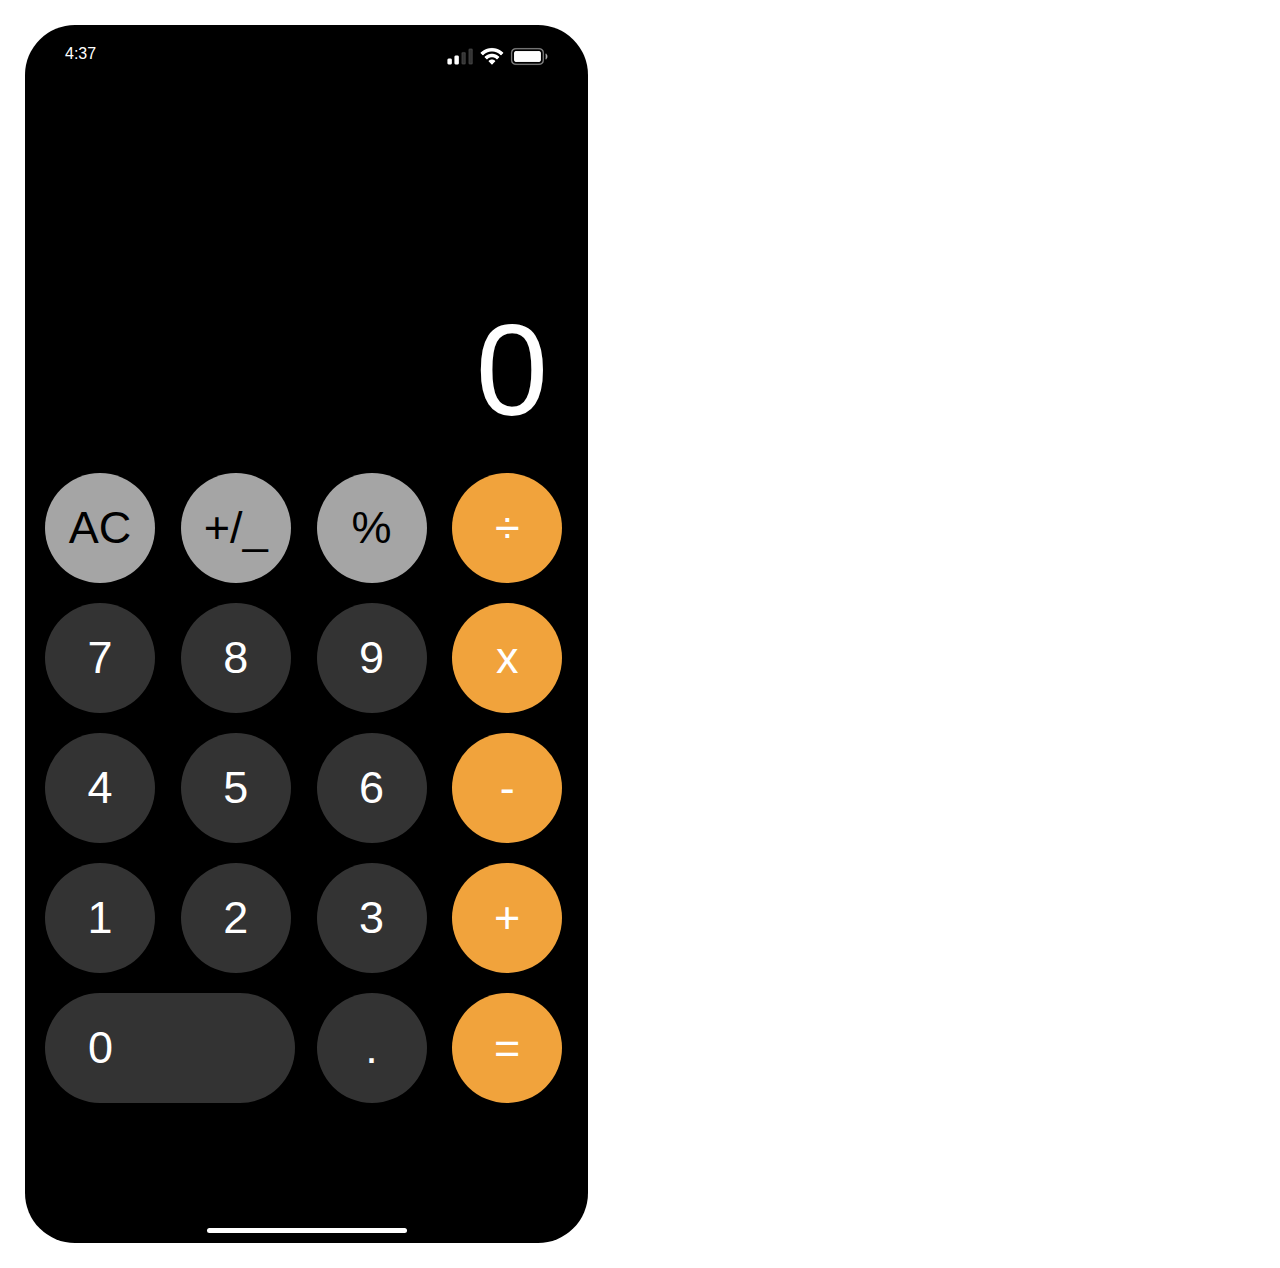
<file: Calculator/index.html>
<!DOCTYPE html>
<html>
    <head>
        <meta charset="utf-8">
        <meta http-equiv="X-UA-Compatible" content="IE=edge">
        <title></title>
        <meta name="description" content="">
        <meta name="viewport" content="width=device-width, initial-scale=1">
        <link rel="stylesheet" href="css.css">
        <title>Iphone Calculator</title>
    </head>
    <body>
        <!---This is the calculator-->
        <div class="calculator">

        <div class="top-container">
            <div class="clock">
                <span class="hour"></span>:<span class="minute"></span>
            </div>
            <div class="status">
                <img src="status.png" alt="status">
            </div>
        </div>


            <div class="value">0</div>

            <div class="buttons-container">
                <div class="button function ac">AC</div>
                <div class="button function pm">+/_</div>
                <div class="button function percent">%</div>
                <div class="button operator division">&divide;</div>
                <div class="button number-7">7</div>
                <div class="button number-8">8</div>
                <div class="button number-9">9</div>
                <div class="button operator multiplication">x</div>
                <div class="button number-4">4</div>
                <div class="button number-5">5</div>
                <div class="button number-6">6</div>
                <div class="button operator subtraction">-</div>
                <div class="button number-1">1</div>
                <div class="button number-2">2</div>
                <div class="button number-3">3</div>
                <div class="button operator addition">+</div>
                <div class="button number-0">0</div>
                <div class="button decimal">.</div>
                <div class="button operator equal">&equals;</div>
            </div>

            <div class="bottom"></div>
        </div>
        <script src="app.js" async defer></script>
    </body>
</html>
</file>
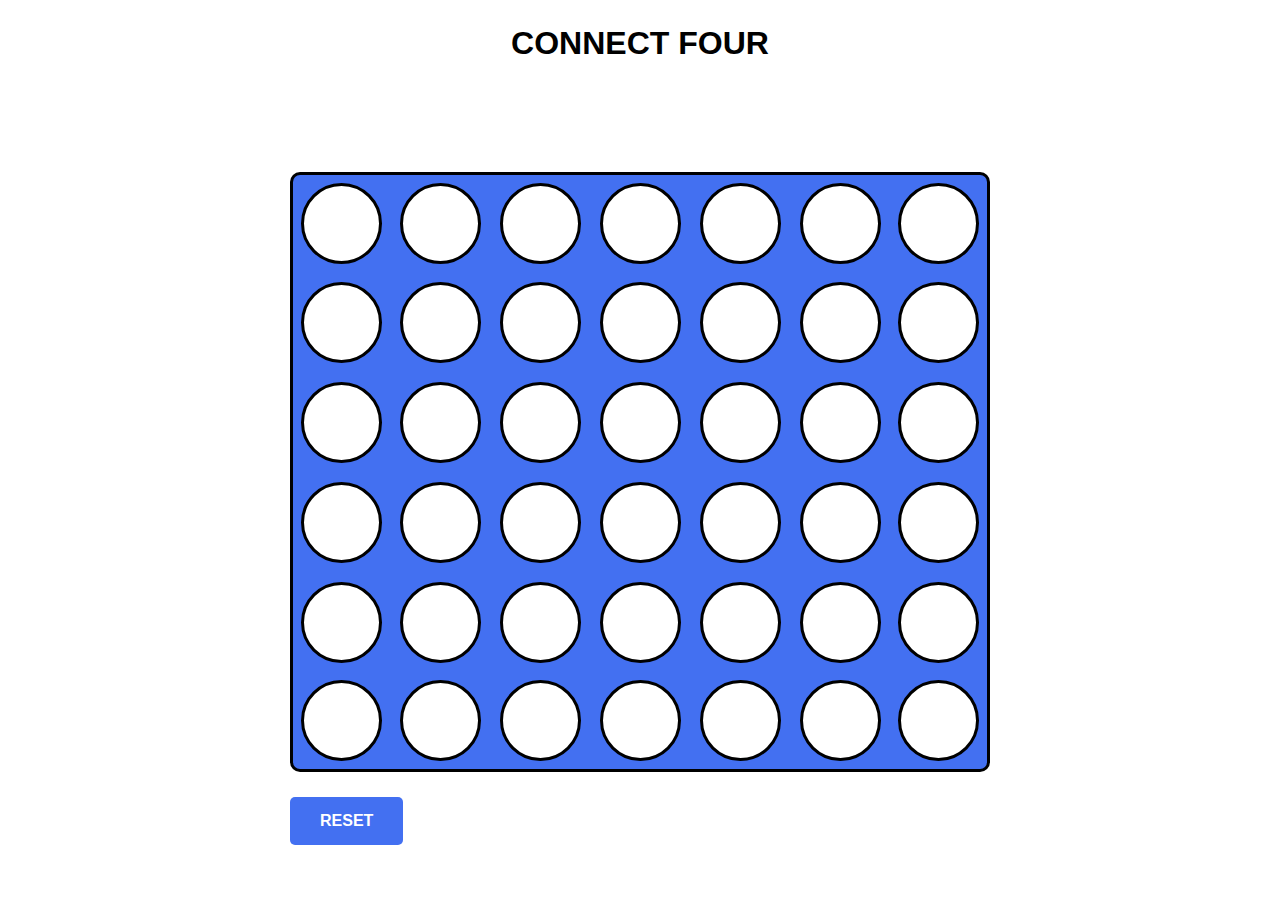
<file: Connect four/index.html>
<!doctype html>
<html lang="en">
<head>
  <meta charset="UTF-8">
  <meta name="viewport"
        content="width=device-width, user-scalable=no, initial-scale=1.0, maximum-scale=1.0, minimum-scale=1.0">
  <meta http-equiv="X-UA-Compatible" content="ie=edge">
  <link rel="stylesheet" href="style.css">
  <title>Connect Four!</title>
</head>
<body>
<h1>Connect Four</h1>
<div class="game-board">
  <div class="cell row-top col-0"></div>
  <div class="cell row-top col-1"></div>
  <div class="cell row-top col-2"></div>
  <div class="cell row-top col-3"></div>
  <div class="cell row-top col-4"></div>
  <div class="cell row-top col-5"></div>
  <div class="cell row-top col-6"></div>
  <div class="cell row-0 col-0 left-border top-border"></div>
  <div class="cell row-0 col-1 top-border"></div>
  <div class="cell row-0 col-2 top-border"></div>
  <div class="cell row-0 col-3 top-border"></div>
  <div class="cell row-0 col-4 top-border"></div>
  <div class="cell row-0 col-5 top-border"></div>
  <div class="cell row-0 col-6 top-border right-border"></div>
  <div class="cell row-1 col-0 left-border"></div>
  <div class="cell row-1 col-1"></div>
  <div class="cell row-1 col-2"></div>
  <div class="cell row-1 col-3"></div>
  <div class="cell row-1 col-4"></div>
  <div class="cell row-1 col-5"></div>
  <div class="cell row-1 col-6 right-border"></div>
  <div class="cell row-2 col-0 left-border"></div>
  <div class="cell row-2 col-1"></div>
  <div class="cell row-2 col-2"></div>
  <div class="cell row-2 col-3"></div>
  <div class="cell row-2 col-4"></div>
  <div class="cell row-2 col-5"></div>
  <div class="cell row-2 col-6 right-border"></div>
  <div class="cell row-3 col-0 left-border"></div>
  <div class="cell row-3 col-1"></div>
  <div class="cell row-3 col-2"></div>
  <div class="cell row-3 col-3"></div>
  <div class="cell row-3 col-4"></div>
  <div class="cell row-3 col-5"></div>
  <div class="cell row-3 col-6 right-border"></div>
  <div class="cell row-4 col-0 left-border"></div>
  <div class="cell row-4 col-1"></div>
  <div class="cell row-4 col-2"></div>
  <div class="cell row-4 col-3"></div>
  <div class="cell row-4 col-4"></div>
  <div class="cell row-4 col-5"></div>
  <div class="cell row-4 col-6 right-border"></div>
  <div class="cell row-5 col-0 bottom-border left-border"></div>
  <div class="cell row-5 col-1 bottom-border"></div>
  <div class="cell row-5 col-2 bottom-border"></div>
  <div class="cell row-5 col-3 bottom-border"></div>
  <div class="cell row-5 col-4 bottom-border"></div>
  <div class="cell row-5 col-5 bottom-border"></div>
  <div class="cell row-5 col-6 bottom-border right-border"></div>
</div>
<div class="footer">
  <button class="reset">Reset</button>
  <span class="status"></span>
</div>
<script src="app.js"></script>
</body>
</html>
</file>
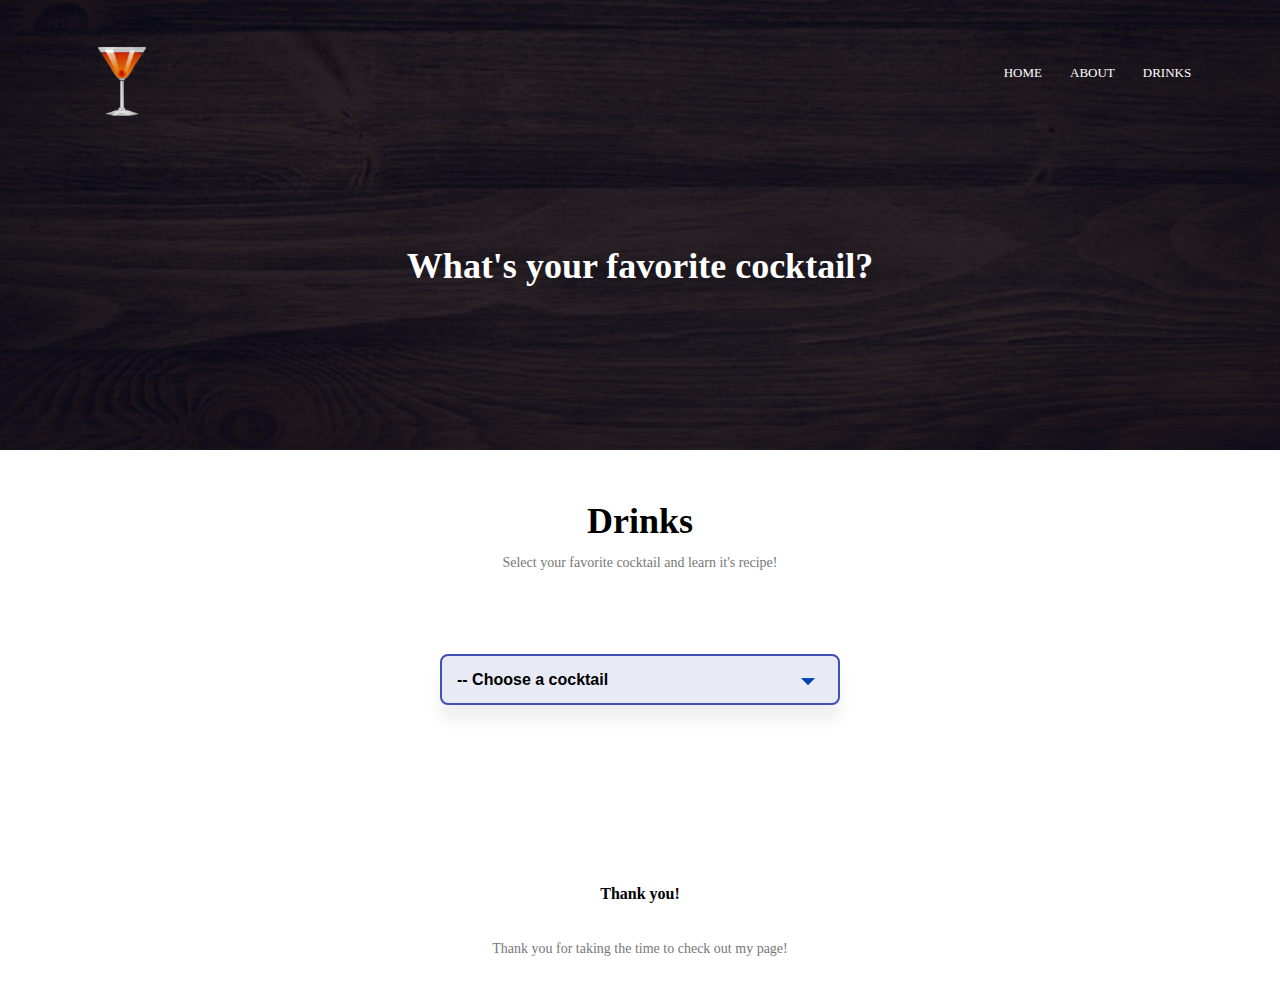
<file: Bartending Website/drinks.html>
<!DOCTYPE html>

<html>
    <head>
        <title>Cocktails</title>
        <link rel="stylesheet" href=style.css>
        <script src="https://cdnjs.cloudflare.com/ajax/libs/jquery/3.6.0/jquery.min.js"></script>
    </head>
    <body>
        
        <section class="sub-header"> 
            <nav>
                <a href="index.html"><img src="images/logo.png"></a>
                <div class="nav-links">
                <ul>
                    <li><a href="index.html">HOME</a></li>
                    <li><a href="about.html">ABOUT</a></li>
                    <li><a href="drinks.html">DRINKS</a></li>

                </ul>
                </div>
            </nav>
            <h1>What's your favorite cocktail?</h1>
        </section>
        <section class="cocktail">
            <h1>Drinks</h1>
            <p>Select your favorite cocktail and learn it's recipe!</p>

            <div class="wrapper">
                <div class="menu">
                    <select id="drink">
                        <option value="choose">-- Choose a cocktail</option>
                        <option value="manhattan">Manhattan</option>
                        <option value="margarita">Margarita</option>
                        <option value="moscow">Moscow Mule</option>
                        <option value="french">French 75</option>
                        <option value="negroni">Negroni</option>
                        <option value="lemon">Lemon Drop</option>
                        <option value="whiskey">Whiskey Smash</option>
                        <option value="boulvadier">Boulvadier</option>
                    </select>
                </div>
            
    
            <div class="content">
                <div id="manhattan" class="data">
                    <p class="image"></p>
                    <img src="images/oldfashioned.jpeg" alt="">
                    </p>
                    <p>2oz bourbon</p>
                    <p>1oz sweet vermouth</p>
                    <p>dash of bitters</p>
                </div>
                <div id="margarita" class="data">
                    <p class="image"></p>
                    <img src="images/margarita2.jpeg" alt="">
                    </p>
                    <p>2oz tequila</p>
                    <p>1oz lime juice</p>
                    <p>0.5oz triple sec</p>
                </div>
                <div id="moscow" class="data">
                    <p class="image"></p>
                    <img src="images/moscow.png" alt="">
                    </p>
                    <p>2oz vodka</p>
                    <p>1oz lime juice</p>
                    <p>splash of ginger beer</p>
                </div>
                <div id="french" class="data">
                    <p class="image"></p>
                    <img src="images/french752.jpeg" alt="">
                    </p>
                    <p>2oz gin</p>
                    <p>1oz lemon juice</p>
                    <p>splash of prosecco</p>
                </div>
                <div id="negroni" class="data">
                    <p class="image"></p>
                    <img src="images/negroni2.webp" alt="">
                    </p>
                    <p>1oz gin</p>
                    <p>1oz campari</p>
                    <p>1oz sweet vermouth</p>
                </div>
                <div id="lemon" class="data">
                    <p class="image"></p>
                    <img src="images/lemondrop2.jpeg" alt="">
                    </p>
                    <p>2oz vodka</p>
                    <p>1oz lemon juice</p>
                    <p>0.5oz simple syrup</p>
                </div>
                <div id="whiskey" class="data">
                    <p class="image"></p>
                    <img src="images/whiskeysour.png" alt="">
                    </p>
                    <p>2oz bourbon</p>
                    <p>1oz lemon juice</p>
                    <p>1oz simple syrup</p>
                </div>
                <div id="boulvadier" class="data">
                    <p class="image"></p>
                    <img src="images/boulevardier.png" alt="">
                    </p>
                    <p>1oz bourbon</p>
                    <p>1oz campari</p>
                    <p>1oz sweet vermouth</p>
                </div>
            </div>
        </div>
         

        <!--Footer-->
        <section class="footer">
            <h4>Thank you!</h4>
            <p>Thank you for taking the time to check out my page!
            </p>
        </section>
        <script src="script.js"></script>
    </body>
</html>
</file>
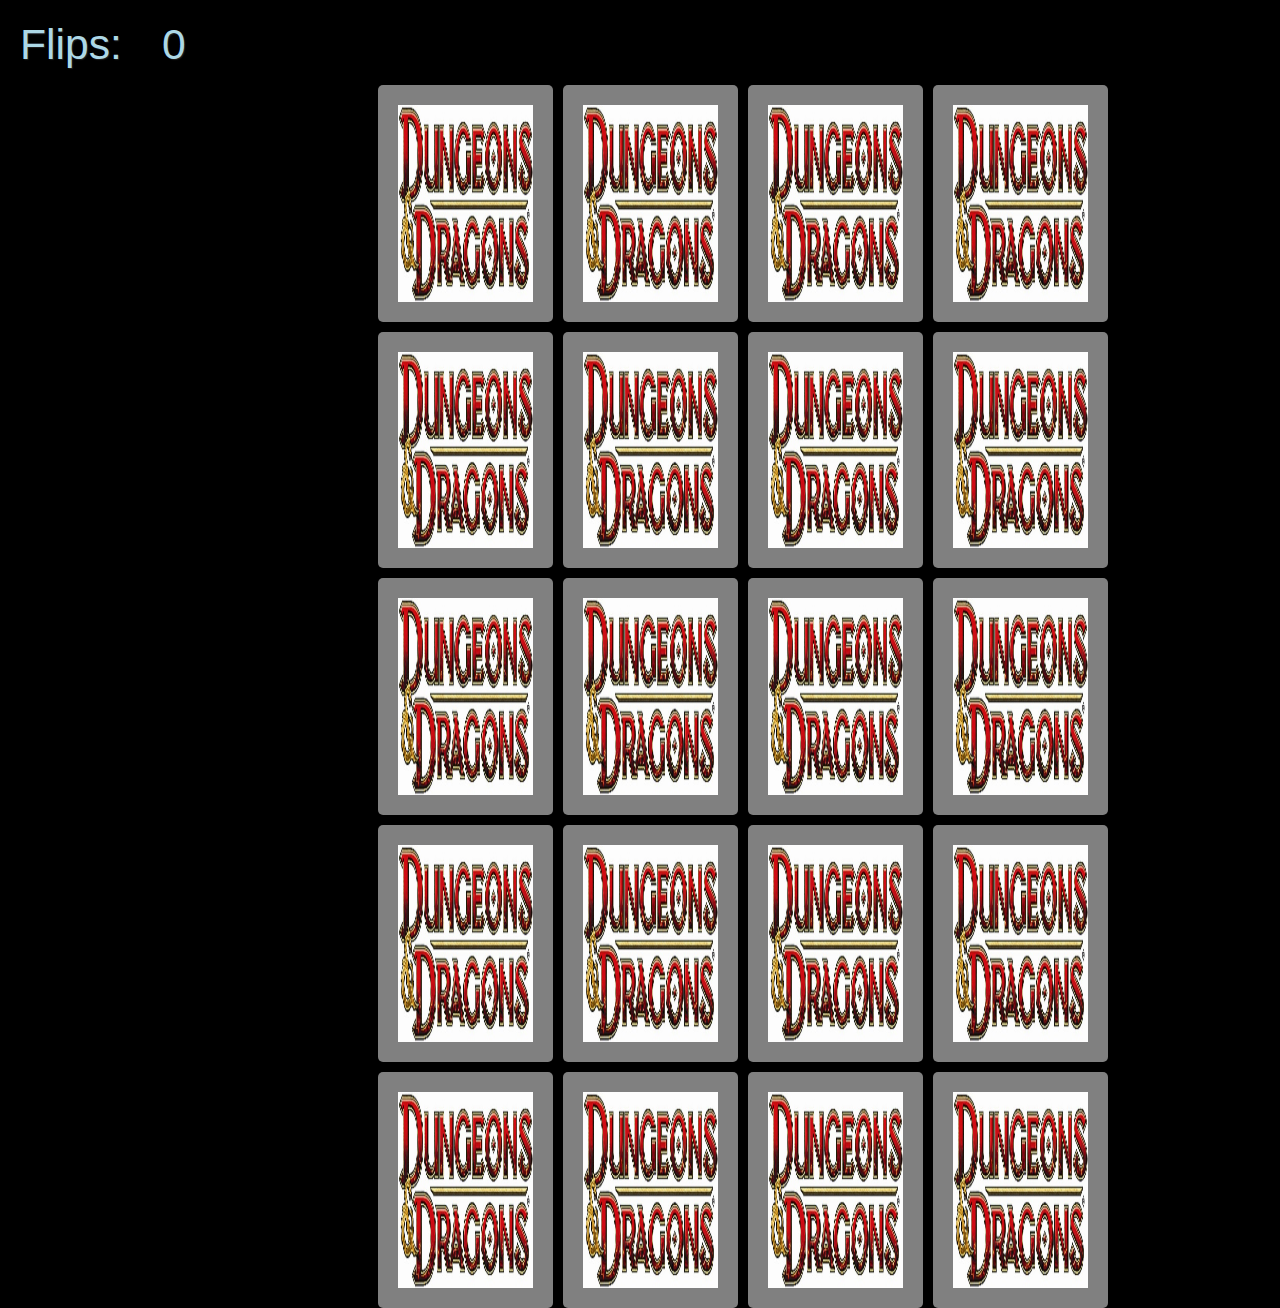
<file: CARD FLIP/final_index.html>
<!DOCTYPE html>
<html lang="en">
<head>
  <meta charset="utf-8">

  <title>D&D Card Flip</title>
  <meta name="description" content="The HTML5 Herald">
  <meta name="author" content="SitePoint">

  <link rel="stylesheet" href="css/final.css">

</head>

<body>
  <div class="score" id="score">Flips: </div>
  <div class="count" id="count">0</div>
  <section class="game">
    <div class="card" data-name="dwarf"> 
      <img class="front" src = "img/Dwarf.jpg"
        alt="front" />
      <img class="back" src = "img/logo.jpg"
        alt="back" />
    </div>
    <div class="card" data-name="dwarf"> 
      <img class="front" src = "img/Dwarf.jpg"
        alt="front" />
      <img class="back" src = "img/logo.jpg"
        alt="back" />
    </div>
    <div class="card" data-name="orc">
      <img class="front" src = "img/Orc.png"
        alt="front" />
      <img class="back" src = "img/logo.jpg"
        alt="back" />
    </div>
    <div class="card" data-name="orc">
      <img class="front" src = "img/Orc.png"
        alt="front" />
      <img class="back" src = "img/logo.jpg"
        alt="back" />
    </div>
    <div class="card" data-name="dragon">
      <img class="front" src = "img/Dragon.jpg"
        alt="front" />
      <img class="back" src = "img/logo.jpg"
        alt="back" />
    </div>
    <div class="card" data-name="dragon">
      <img class="front" src = "img/Dragon.jpg"
        alt="front" />
      <img class="back" src = "img/logo.jpg"
        alt="back" />
    </div>
    <div class="card" data-name="wizard">
      <img class="front" src = "img/Wizard.jpg"
        alt="front" />
      <img class="back" src = "img/logo.jpg"
        alt="back" />
    </div>
    <div class="card" data-name="wizard">
      <img class="front" src = "img/Wizard.jpg"
        alt="front" />
      <img class="back" src = "img/logo.jpg"
        alt="back" />
    </div>
    <div class="card" data-name="warlock">
      <img class="front" src = "img/Warlock.png"
        alt="front" />
      <img class="back" src = "img/logo.jpg"
        alt="back" />
    </div>
    <div class="card" data-name="warlock">
      <img class="front" src = "img/Warlock.png"
        alt="front" />
      <img class="back" src = "img/logo.jpg"
        alt="back" />
    </div>
    <div class="card" data-name="minotaur">
      <img class="front" src = "img/Minotaur.png"
        alt="front" />
      <img class="back" src = "img/logo.jpg"
        alt="back" />
    </div>
    <div class="card" data-name="minotaur">
      <img class="front" src = "img/Minotaur.png"
        alt="front" />
      <img class="back" src = "img/logo.jpg"
        alt="back" />
    </div>
    <div class="card" data-name="kenku">
      <img class="front" src = "img/Kenku.png"
        alt="front" />
      <img class="back" src = "img/logo.jpg"
        alt="back" />
    </div>
    <div class="card" data-name="kenku">
      <img class="front" src = "img/Kenku.png"
        alt="front" />
      <img class="back" src = "img/logo.jpg"
        alt="back" />
    </div>
    <div class="card" data-name="elf">
      <img class="front" src = "img/Elf.jpg"
        alt="front" />
      <img class="back" src = "img/logo.jpg"
        alt="back" />
    </div>
    <div class="card" data-name="elf">
      <img class="front" src = "img/Elf.jpg"
        alt="front" />
      <img class="back" src = "img/logo.jpg"
        alt="back" />
    </div>
    <div class="card" data-name="cthulu">
      <img class="front" src = "img/Cthulu.jpg"
        alt="front" />
      <img class="back" src = "img/logo.jpg"
        alt="back" />
    </div>
    <div class="card" data-name="cthulu">
      <img class="front" src = "img/Cthulu.jpg"
        alt="front" />
      <img class="back" src = "img/logo.jpg"
        alt="back" />
    </div>
    <div class="card" data-name="lich">
      <img class="front" src = "img/Lich.jpg"
        alt="front" />
      <img class="back" src = "img/logo.jpg"
        alt="back" />
    </div>
    <div class="card" data-name="lich">
      <img class="front" src = "img/Lich.jpg"
        alt="front" />
      <img class="back" src = "img/logo.jpg"
        alt="back" />
    </div>
    
  </section>
  
  
  
  <script src="js/final_scripts.js"></script>

</body>
</html>
</file>
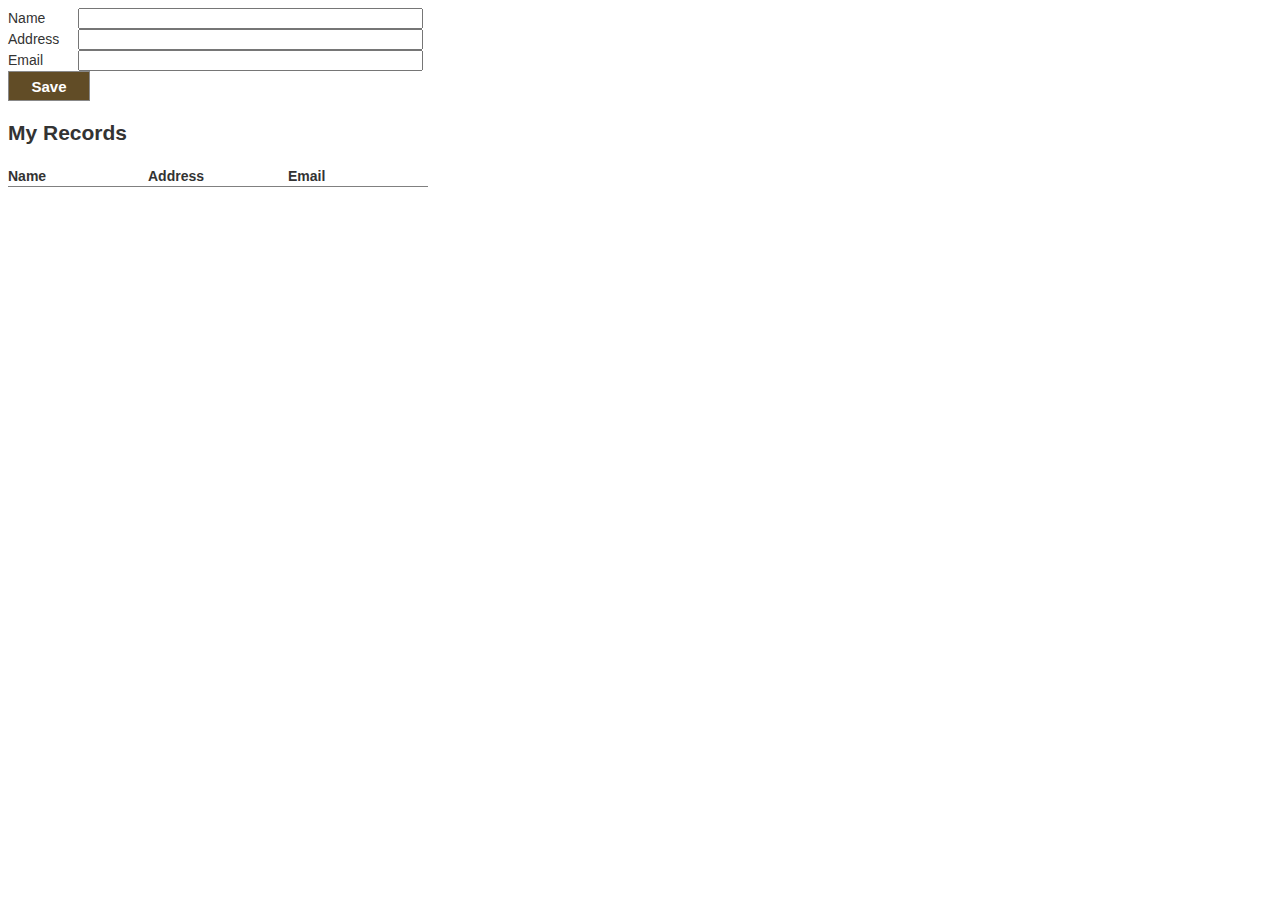
<file: Intro to Javascript Projects/Address Book/CSCIE3AddressBook.html>
<!doctype html>
<html>
    <head>
        <title>CSCI E-3 Homework #3</title>
        <!--
        Write a form that creates records of some type = contact list/address book, movie list, product catalog,
        On submit, the item is added to a JSON object and added to the HTML display in the page.
        The JSON object is written to localstorage
        Upon page load, the JSON is read and the display is re-created.
        -->

        <link rel="stylesheet" href="css/cscie3.css">
    </head>
    <body>
<!-- This is a sample HTML form. you can use it as it is, change its lables from Name, Address, and Email
     to something different, or discard it completely and build your own.  As it is, this form
     is sufficient to complete this project, so don't feel you have to build your own if you
     don't want to.  -->
        <label for="name">Name</label><input type="text" size="40" id="name"><br>
        <label for="address">Address</label><input type="text" size="40" id="address"><br>
        <label for="email">Email</label><input type="text" size="40" id="email"><br>
        <button id="doit" class="button">Save</button>

<!-- This is a sample HTML list output area. You can use it as it is, change its lables from Name, Address, and Email
     to something different, or discard it completely and build your own.  As it is, this section
     is sufficient to complete this project, so don't feel you have to build your own if you
     don't want to! -->
        <h2>My Records</h2>
        <div id="output">
        <div class="info infoHead"><div>Name</div><div>Address</div><div>Email</div></div>
        </div>

        <script type="text/javascript" src="js/homework3.js"></script>
    </body>
</html>
</file>
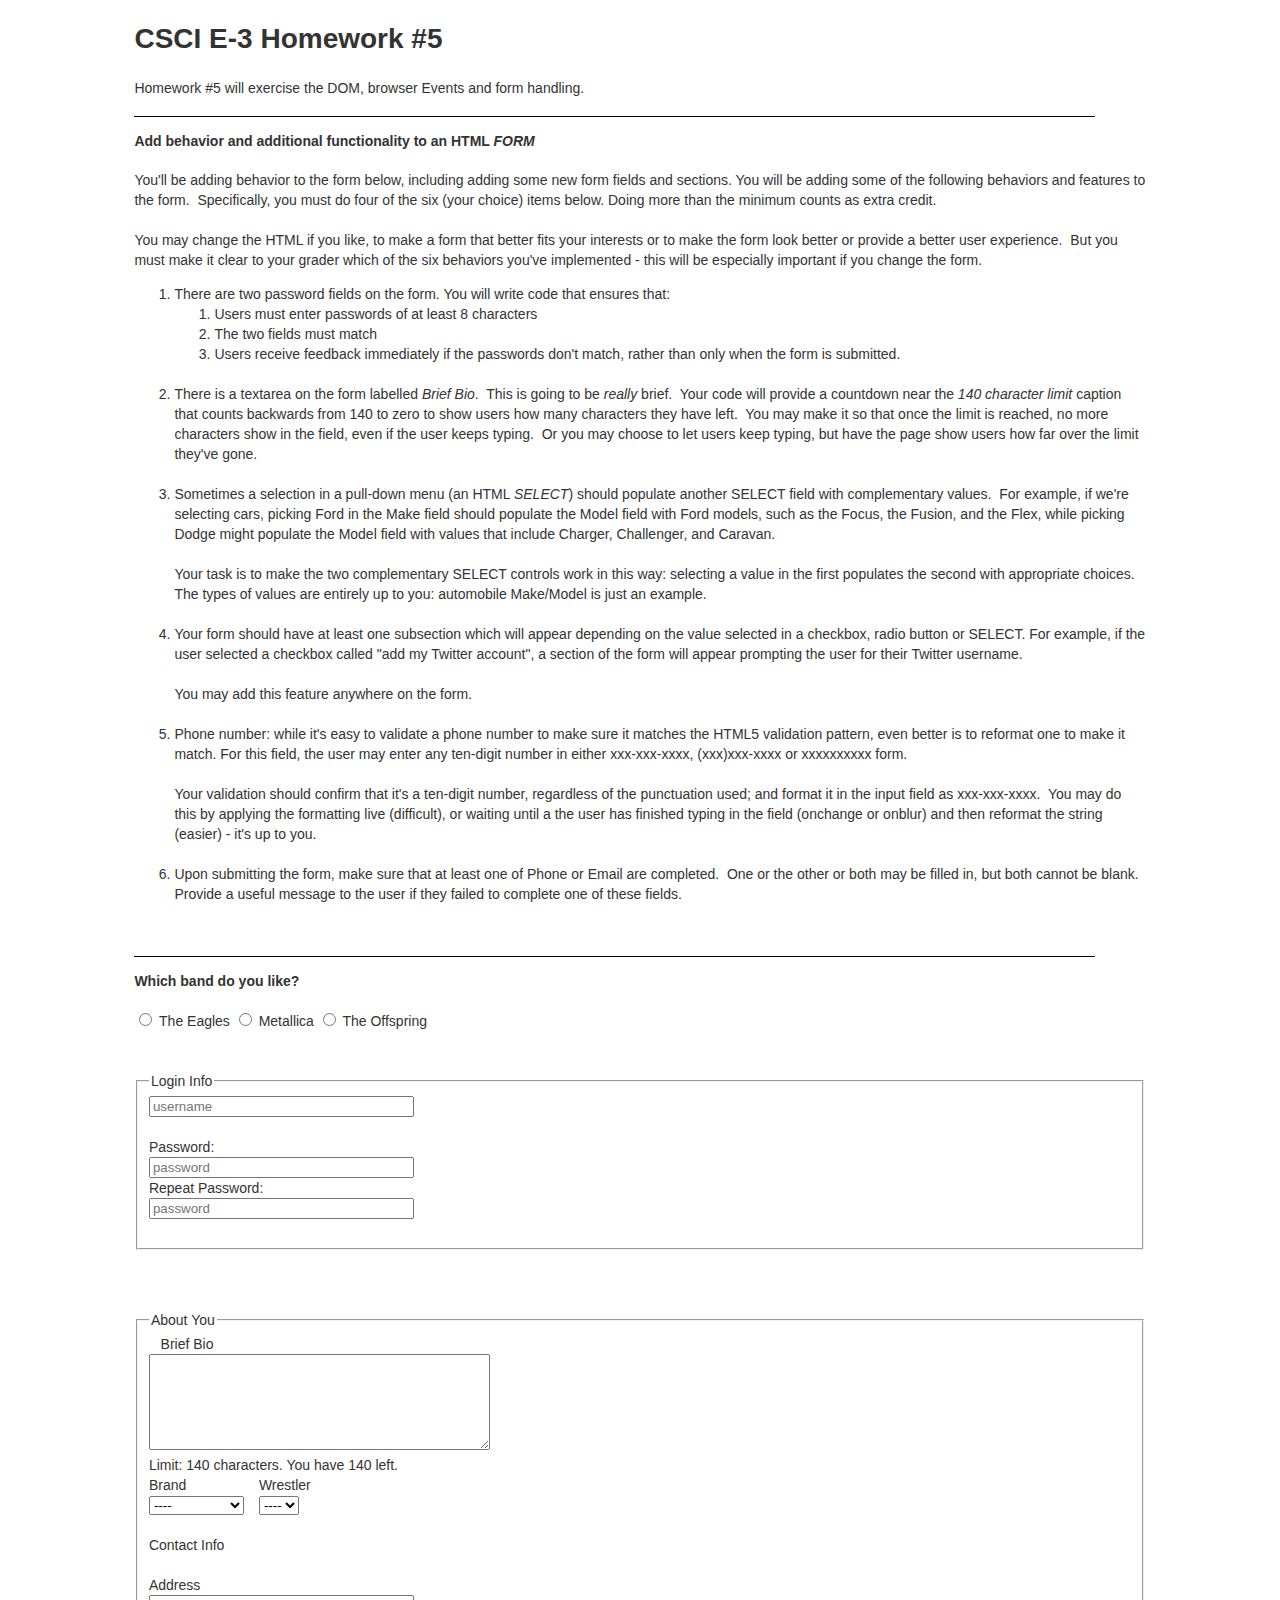
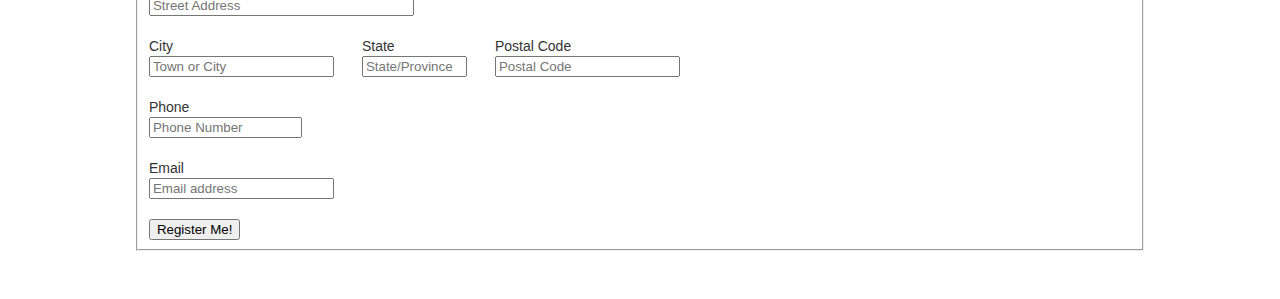
<file: Intro to Javascript Projects/Browser Events and Form Handling/CSCIE3Homework5.html>
<!DOCTYPE html>
<html>
  <head>
    <title>CSCI E-3 Homework #5</title>
    <link rel="stylesheet" href="css/cscie3.css">
    <script type="text/javascript" src="js/hw5.js"></script>
  </head>
  <body class="hw">
    <div class="container">
      <h1>CSCI E-3 Homework #5</h1>
      <p class="whatlearn">Homework #5 will exercise the DOM, browser
        Events and form handling. </p>
      <h4>Add behavior and additional functionality to an HTML <em>FORM</em></h4>
      You'll be adding behavior to the form below, including adding some new
      form fields and sections. You will be adding some of the following
      behaviors and features to the form.&nbsp; Specifically, you must do four
      of the six (your choice) items below. Doing more
      than the minimum counts as extra credit. <br>
      <br>
      You may change the HTML if you like, to make a form that better fits your
      interests or to make the form look better or provide a better user
      experience.&nbsp; But you must make it clear to your grader which of the
      six behaviors you've implemented - this will be especially important if
      you change the form. <br>
      <ol>
        <li>There are two password fields on the form. You will write code that
          ensures that:</li>
        <ol>
          <li>Users must enter passwords of at least 8 characters</li>
          <li>The two fields must match</li>
          <li>Users receive feedback immediately if the passwords don't match,
            rather than only when the form is submitted.<br>
            <br>
          </li>
        </ol>
        <li>There is a textarea on the form labelled <em>Brief Bio</em>.&nbsp;
          This is going to be <em>really</em> brief.&nbsp; Your code will
          provide a countdown near the <em>140 character limit</em> caption
          that counts backwards from 140 to zero to show users how many
          characters they have left.&nbsp; You may make it so that once the
          limit is reached, no more characters show in the field, even if the
          user keeps typing.&nbsp; Or you may choose to let users keep typing,
          but have the page show users how far over the limit they've gone. <br>
          <br>
        </li>
        <li>Sometimes a selection in a pull-down menu (an HTML <em>SELECT</em>)
          should populate another SELECT field with complementary values.&nbsp;
          For example, if we're selecting cars, picking Ford in the Make field
          should populate the Model field with Ford models, such as the Focus,
          the Fusion, and the Flex, while picking Dodge might populate the Model
          field with values that include Charger, Challenger, and Caravan.<br>
          <br>
          Your task is to make the two complementary SELECT controls work in
          this way: selecting a value in the first populates the second with
          appropriate choices. The types of values are entirely up to you:
          automobile Make/Model is just an example.&nbsp; <br>
          &nbsp;</li>
        <li>Your form should have at least one subsection which will appear
          depending on the value selected in a checkbox, radio button or SELECT.
          For example, if the user selected a checkbox called "add my Twitter
          account", a section of the form will appear prompting the user for
          their Twitter username.<br>
          <br>
          You may add this feature anywhere on the form.<br>
          &nbsp;</li>
        <li>Phone number: while it's easy to validate a phone number to make
          sure it matches the HTML5 validation pattern, even better is to
          reformat one to make it match. For this field, the user may enter any
          ten-digit number in either xxx-xxx-xxxx, (xxx)xxx-xxxx or xxxxxxxxxx
          form. <br>
          <br>
          Your validation should confirm that it's a ten-digit number,
          regardless of the punctuation used; and format it in the input field
          as xxx-xxx-xxxx.&nbsp; You may do this by applying the formatting live
          (difficult), or waiting until a the user has finished typing in the
          field (onchange or onblur) and then reformat the string (easier) -
          it's up to you.</li>
        <br>
        <li>Upon submitting the form, make sure that at least one of Phone or
          Email are completed.&nbsp; One or the other or both may be filled in,
          but both cannot be blank.&nbsp; Provide a useful message to the user
          if they failed to complete one of these fields.</li>
      </ol>
      <br>
      <div id="artists">
      <h4>Which band do you like?</h4>
        <label>
      <input type="radio" name="band" value="band" id="theEagles">
          The Eagles
          </label>
      <div id="eaglesSong">
        <label for="eSongs">
          <input type="radio" name="band" value="band" id="hotelC">
          Hotel California 
          </label>
        <label for="eSongs2">
          <input type="radio" name="band" value="band" id="lyingE">
          Lying Eyes
          </label>
        </div>
        <label>
          <input type="radio" name="band" value="band" id="metallica">
            Metallica
              </label>
        <div id="metallicaSong">
        <label for="mSongs">
          <input type="radio" name="band" value="band" id="enterS">
            Enter Sandman
              </label>
        <label for="mSongs2">
          <input type="radio" name="band" value="band" id="creepingD">
            Creeping Death
        </label>
        </div> 
          <label>
          <input type="radio" name="band" value="band" id="theOffspring">
            The Offspring
            </label>
        <div id="offspringSong">
            <label for="oSongs">
            <input type="radio" name="band" value="band" id="goneAway">
            Gone Away
          </label>
          <label for="eSongs2">
          <input type="radio" name="band" value="band" id="selfE">
          Self Esteem
            </label>
          </div>
        </div>
        <br>
      <form autocomplete="off" action="" name="hw4Form"><br>
        <fieldset name="LoginInfo"><input size="30" placeholder="username"
            name="username" id="username" type="text"> <br>
          <br>
          Password:<br>
          <input size="30" required="required" placeholder="password" name="pwd1"
            id="pwd1" type="password"> <span class="hint" id="pwd1Hint">Password
            is too short (must be at least 8 characters)</span> <br>
          Repeat Password:<br>
          <input size="30" required="required" placeholder="password" name="pwd2"
            id="pwd2" type="password"> <span class="hint" id="pwd2Hint">Passwords
            don't match</span><br>
          <br>
          <legend>Login Info</legend></fieldset> 
        <br>
          <br>
          <br>
        <fieldset id="bioInfo"> &nbsp;&nbsp; Brief Bio<br>
          <textarea wrap="soft" rows="6" cols="40" name="bio" id="bio"></textarea>
          <div id="charLimit">Limit: 140 characters. You have <span id="charsLeft">140</span>
            left.</div>
          <div id="selects">
            <div id="select1Div" style="float:left;margin-right:15px;"> Brand<br>
              <select name="firstSelect" id="firstSelect">
                <option>----</option>
              </select>
            </div>
            <div id="select2Div"> Wrestler
              <br>
              <select name="secondSelect" id="secondSelect">
                <option>----</option>
                &nbsp;
              </select>
            </div>
          </div>
          <br>
          Contact Info<br>
          <br>
          Address<br>
          <input size="30" placeholder="Street Address" name="address" id="address"
            type="text"><br>
          <br>
          <div style="display:flex;">
          <div style="margin-right:2em;">
            <label for="city">City<br>
            <input size="20" placeholder="Town or City" name="city" id="city" type="text">
          </label></div>
          <div style="margin-right:2em;"><label for="state">State<br>
            <input size="10" placeholder="State/Province" name="state" id="state"
              type="text">
          </label></div>
          <div><label for="zip">Postal Code<br>
            <input placeholder="Postal Code" name="zip" id="zip " type="text">
          </label></div>
        </div>
          <br>
          Phone&nbsp;&nbsp;&nbsp; <br>
          <input size="16" placeholder="Phone Number" id="phone" name="phone" pattern=""
            type="text"><br>
          <br>
          Email<br>
          <input placeholder="Email address" id="email" name="email" type="email"><br>
          <br>
          <button type="submit" id="submitBtn" name="submit">Register Me!</button><br>
          <legend>About You</legend></fieldset>
        <br>
      </form>
      <br>
    </div>

    
  </body>
</html>
</file>
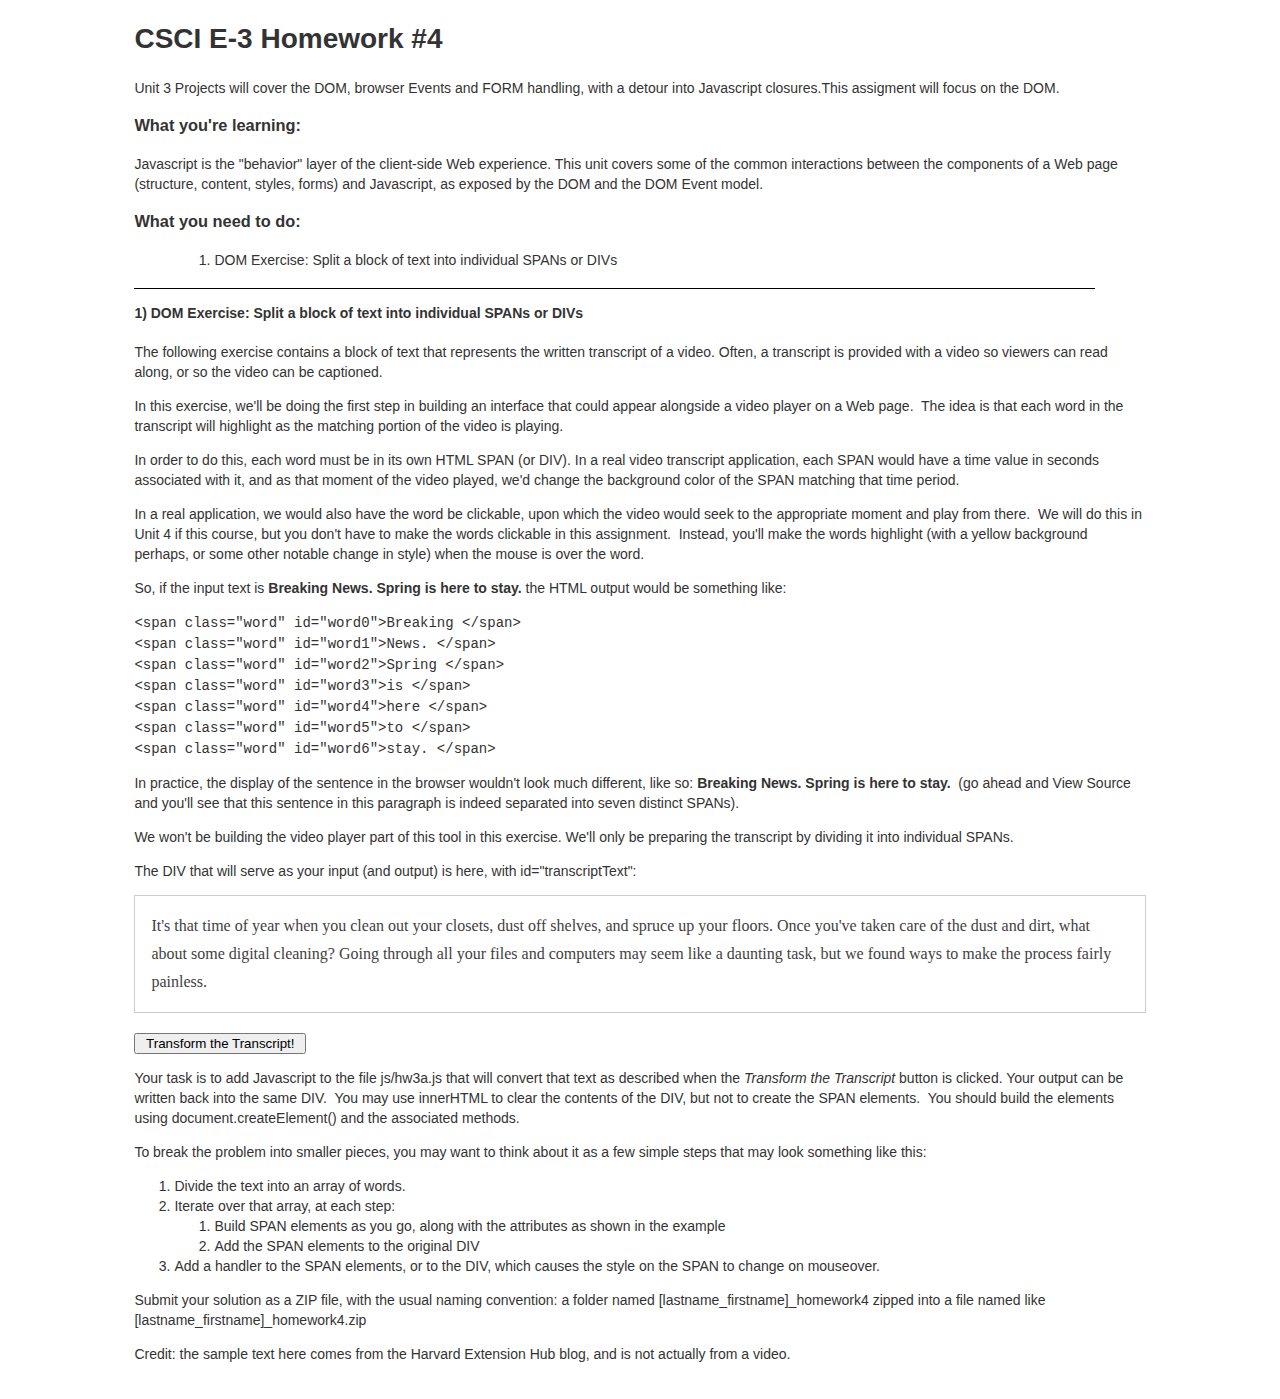
<file: Intro to Javascript Projects/DOM, Browser Events, and FORM handling/CSCIE3Homework4.html>
<!DOCTYPE html>
<html>
  <head>
    <meta charset="UTF-8">
    <title>CSCI E-3 Homework #4</title>
    <link rel="stylesheet" href="css/cscie3.css">
    <script type="text/javascript" src="js/hw4.js"></script>
  </head>
  <body class="hw">
    <div class="container">
      <h1>CSCI E-3 Homework #4</h1>
      <p class="whatlearn">Unit 3 Projects will cover the DOM, browser Events
        and FORM handling, with a detour into Javascript closures.This assigment
        will focus on the DOM.&nbsp; </p>
      <h3 class="whatlearn">What you're learning:</h3>
      <p>Javascript is the "behavior" layer of the client-side Web experience.
        This unit covers some of the common interactions between the components
        of a Web page (structure, content, styles, forms) and Javascript, as
        exposed by the DOM and the DOM Event model. <br>
      </p>
      <ol>
      </ol>
      <h3>What you need to do:</h3>
      <ol>
        <ol>
          <li>DOM Exercise: Split a block of text into individual SPANs or DIVs</li>
        </ol>
      </ol>
      <h4>1) DOM Exercise: Split a block of text into individual SPANs or DIVs</h4>
      <p>The following exercise contains a block of text that represents the
        written transcript of a video. Often, a transcript is provided with a
        video so viewers can read along, or so the video can be captioned.&nbsp;
      </p>
      <p>In this exercise, we'll be doing the first step in building an
        interface that could appear alongside a video player on a Web
        page.&nbsp; The idea is that each word in the transcript will highlight
        as the matching portion of the video is playing.</p>
      <p>In order to do this, each word must be in its own HTML SPAN (or DIV).
        In a real video transcript application, each SPAN would have a time
        value in seconds associated with it, and as that moment of the video
        played, we'd change the background color of the SPAN matching that time
        period. </p>
      <p> In a real application, we would also have the word be clickable, upon
        which the video would seek to the appropriate moment and play from
        there.&nbsp; We will do this in Unit 4 if this course, but you don't
        have to make the words clickable in this assignment.&nbsp; Instead,
        you'll make the words highlight (with a yellow background perhaps, or
        some other notable change in style) when the mouse is over the word. </p>
      <p>So, if the input text is <strong>Breaking News. Spring is here to
          stay.</strong> the HTML output would be something like:</p>
      <code>&lt;span class="word" id="word0"&gt;Breaking &lt;/span&gt;<br>
        &lt;span class="word" id="word1"&gt;News. &lt;/span&gt;<br>
        &lt;span class="word" id="word2"&gt;Spring &lt;/span&gt;<br>
        &lt;span class="word" id="word3"&gt;is &lt;/span&gt;<br>
        &lt;span class="word" id="word4"&gt;here &lt;/span&gt;<br>
        &lt;span class="word" id="word5"&gt;to &lt;/span&gt;<br>
        &lt;span class="word" id="word6"&gt;stay. &lt;/span&gt;</code>
      <p>In practice, the display of the sentence in the browser wouldn't look
        much different, like so: <b><span class="word" id="word0">Breaking </span>
          <span class="word" id="word1">News. </span> <span class="word" id="word2">Spring
            </span> <span class="word" id="word3">is </span> <span class="word"
            id="word4">here </span> <span class="word" id="word5">to </span>
          <span class="word" id="word6">stay.&nbsp; </span></b>(go ahead and
        View Source and you'll see that this sentence in this paragraph is
        indeed separated into seven distinct SPANs).&nbsp; </p>
      <p>We won't be building the video player part of this tool in this
        exercise. We'll only be preparing the transcript by dividing it into
        individual SPANs. </p>
      <p>The DIV that will serve as your input (and output) is here, with
        id="transcriptText":</p>
      <div id="transcriptText"> It's that time of year when you clean out your
        closets, dust off shelves, and spruce up your floors. Once you've taken
        care of the dust and dirt, what about some digital cleaning? Going
        through all your files and computers may seem like a daunting task, but
        we found ways to make the process fairly painless.</div>
      <br>
      <button id="divideTranscript" class="button">&nbsp;Transform the
        Transcript!&nbsp; </button>
      <br>
      <p>Your task is to add Javascript to the file js/hw3a.js that will convert
        that text as described when the <em>Transform the Transcript</em>
        button is clicked. Your output can be written back into the same DIV.&nbsp;
        You may use innerHTML to clear the contents of the DIV, but not to
        create the SPAN elements.&nbsp; You should build the elements using
        document.createElement() and the associated methods.</p>
      <p>To break the problem into smaller pieces, you may want to think about
        it as a few simple steps that may look something like this:</p>
      <ol>
        <li>Divide the text into an array of words.</li>
        <li>Iterate over that array, at each step:</li>
        <ol>
          <li>Build SPAN elements as you go, along with the attributes as shown
            in the example</li>
          <li>Add the SPAN elements to the original DIV</li>
        </ol>
        <li>Add a handler to the SPAN elements, or to the DIV, which causes the
          style on the SPAN to change on mouseover. </li>
      </ol>
      <p>Submit your solution as a ZIP file, with the usual naming convention: a
        folder named [lastname_firstname]_homework4 zipped into a file named like
        [lastname_firstname]_homework4.zip</p>
      <p style="background-color: white;">Credit: the sample text here comes
        from the Harvard
          Extension Hub blog, and is not actually from a video. </p>
      <ol>
        <ol>
        </ol>
      </ol>
      <br>
    </div>
  </body>
</html>
</file>
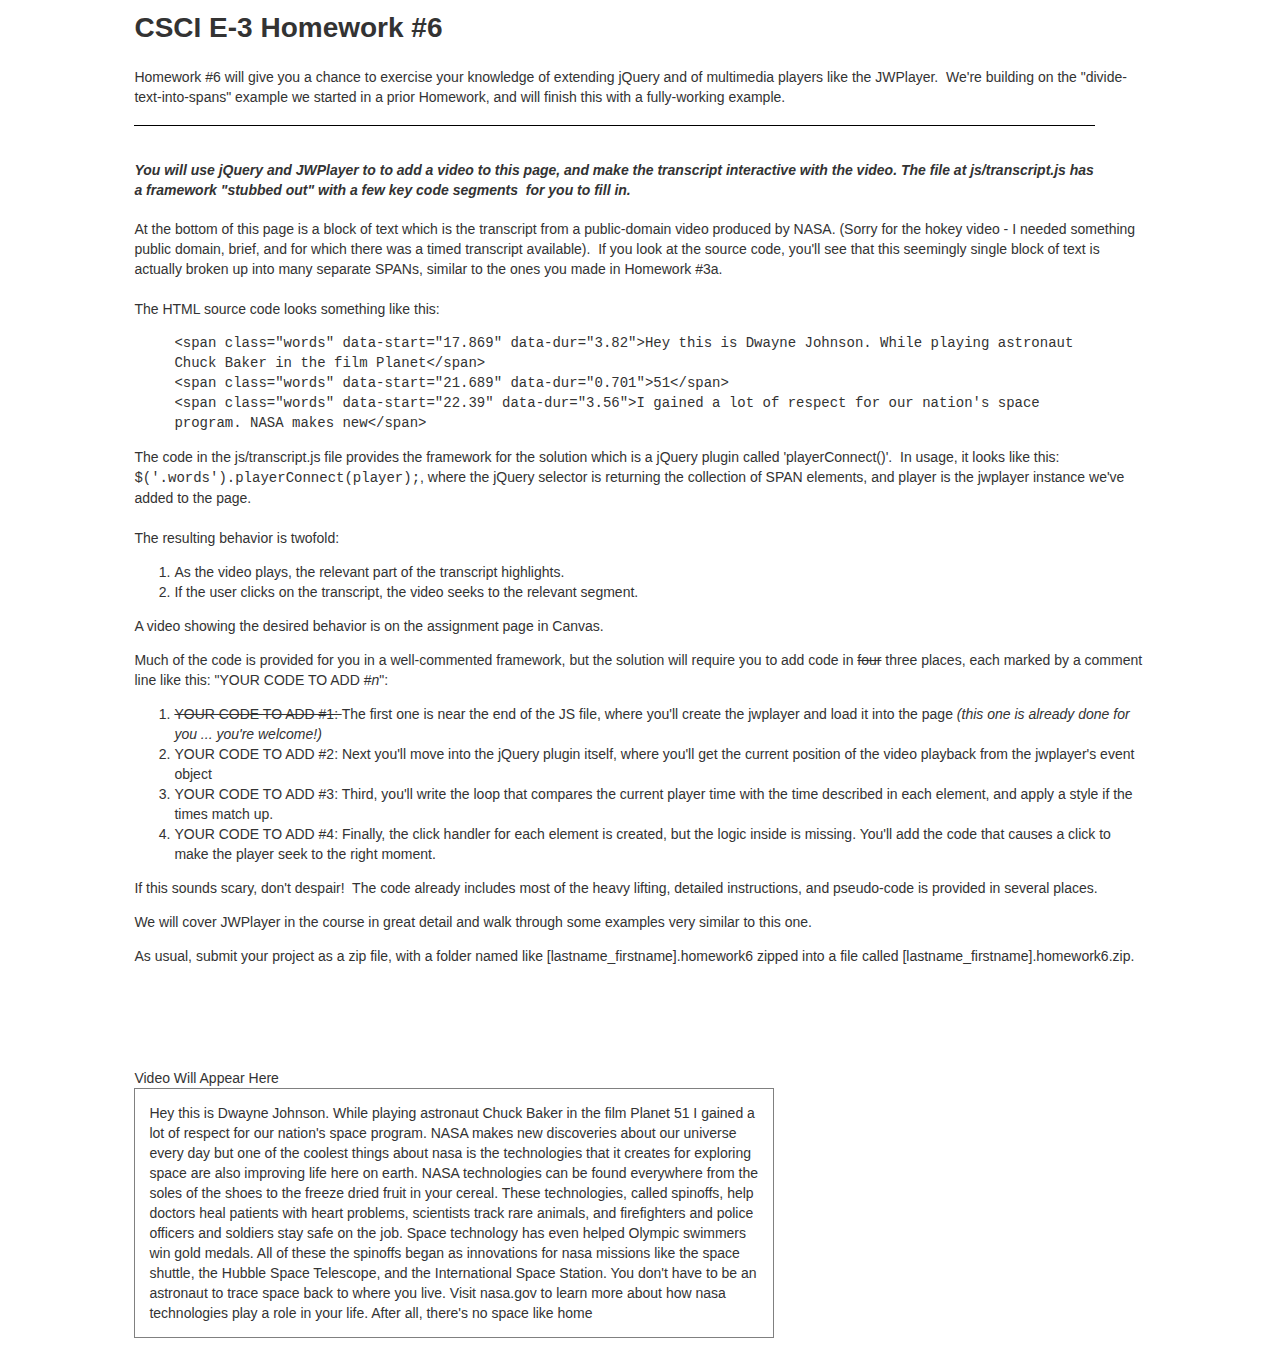
<file: Intro to Javascript Projects/jQuery and multimedia players/homework6.html>
<html>
  <head>
    <link rel="stylesheet" href="css/transcript.css">
    <script type="text/javascript" src="https://cdn.jwplayer.com/libraries/YtVlTrxS.js"></script>
    <script src="https://code.jquery.com/jquery-3.4.1.min.js"></script>
    <script src="js/transcript.js"></script>
  </head>
  <body>
    <div class="container">
      <h1>CSCI E-3 Homework #6</h1>
      <p class="whatlearn">Homework #6 will give you a chance to exercise
        your knowledge of extending jQuery and of multimedia players like the
        JWPlayer.&nbsp; We're building on the "divide-text-into-spans" example
        we started in a prior Homework, and will finish this with a fully-working
        example. &nbsp; </p>
      <h4><br>
        <em>You will use jQuery and JWPlayer to to add a video to this page, and
          make the transcript interactive with the video. The file at
          js/transcript.js has a framework "stubbed out" with a few key code
          segments&nbsp; for you to fill in.&nbsp; <br>
        </em></h4>
      At the bottom of this page is a block of text which is the transcript from
      a public-domain video produced by NASA. (Sorry for the hokey video - I
      needed something public domain, brief, and for which there was a timed
      transcript available).&nbsp; If you look at the source code, you'll see
      that this seemingly single block of text is actually broken up into many
      separate SPANs, similar to the ones you made in Homework #3a.&nbsp; <br>
      <br>
      The HTML source code looks something like this:<br>
      <blockquote><span style="font-family: monospace;">&lt;span class="words"
          data-start="17.869" data-dur="3.82"&gt;Hey this is Dwayne Johnson.
          While playing astronaut Chuck Baker in the film Planet&lt;/span&gt;<br>
          &lt;span class="words" data-start="21.689"
          data-dur="0.701"&gt;51&lt;/span&gt;<br>
          &lt;span class="words" data-start="22.39" data-dur="3.56"&gt;I gained
          a lot of respect for our nation's space program. NASA makes
          new&lt;/span&gt;</span></blockquote>
      The code in the js/transcript.js file provides the framework for the
      solution which is a jQuery plugin called 'playerConnect()'.&nbsp; In
      usage, it looks like this: <span style="font-family: monospace;">$('.words').playerConnect(player);</span>,
      where the jQuery selector is returning the collection of SPAN elements,
      and player is the jwplayer instance we've added to the page.&nbsp; <br>
      <br>
      The resulting behavior is twofold:<br>
      <ol>
        <li>As the video plays, the relevant part of the transcript highlights.
        </li>
        <li>If the user clicks on the transcript, the video seeks to the
          relevant segment.</li>
      </ol>
      <p>A video showing the desired behavior is on
          the assignment page in Canvas.</p>
      <ol>
      </ol>
      Much of the code is provided for you in a well-commented framework, but
      the solution will require you to add code in <span style="text-decoration: line-through;">four</span>
      three places, each marked by a comment line like this: "YOUR CODE TO ADD #<em>n</em>":<br>
      <ol>
        <li><span style="text-decoration: line-through;">YOUR CODE TO ADD #1: </span>The
          first one is near the end of the JS file, where you'll create the
          jwplayer and load it into the page <em>(this one is already done for
            you ... you're welcome!)</em></li>
        <li>YOUR CODE TO ADD #2: Next you'll move into the jQuery plugin itself,
          where you'll get the current position of the video playback from the
          jwplayer's event object</li>
        <li>YOUR CODE TO ADD #3: Third, you'll write the loop that compares the
          current player time with the time described in each element, and apply
          a style if the times match up.&nbsp; </li>
        <li>YOUR CODE TO ADD #4: Finally, the click handler for each element is
          created, but the logic inside is missing. You'll add the code that
          causes a click to make the player seek to the right moment.</li>
      </ol>
      <p>If this sounds scary, don't despair!&nbsp; The code already includes
        most of the heavy lifting, detailed instructions, and pseudo-code is
        provided in several places. </p>
      <p>We will cover JWPlayer in the course in great detail and walk
        through some examples very similar to this one.&nbsp;</p>
      <p>As usual, submit your project as a zip file, with a folder named like
        [lastname_firstname].homework6 zipped into a file called
        [lastname_firstname].homework6.zip. </p>
      <br>
      <p><br>
      </p>
      <ol>
      </ol>
      <br>
      <div id="playerDiv">Video Will Appear Here</div>
      <div id="transcript"> <span class="words" data-start="10.099" data-dur="7"></span>
        <span class="words" data-start="17.869" data-dur="3.82">Hey this is
          Dwayne Johnson. While playing astronaut Chuck Baker in the film Planet</span>
        <span class="words" data-start="21.689" data-dur="0.701">51</span> <span
          class="words" data-start="22.39" data-dur="3.56">I gained a lot of
          respect for our nation's space program. NASA makes new</span> <span class="words"
          data-start="25.95" data-dur="1.35">discoveries about our universe</span>
        <span class="words" data-start="27.3" data-dur="4.11">every day but one
          of the coolest things about nasa is the technologies that</span> <span
          class="words" data-start="31.41" data-dur="1.55">it creates for
          exploring space</span> <span class="words" data-start="32.96" data-dur="3.739">are
          also improving life here on earth. NASA technologies can be found</span>
        <span class="words" data-start="36.699" data-dur="0.621">everywhere</span>
        <span class="words" data-start="37.32" data-dur="3.71">from the soles of
          the shoes to the freeze dried fruit in your cereal. These</span> <span
          class="words" data-start="41.03" data-dur="1.58">technologies, called
          spinoffs,</span> <span class="words" data-start="42.61" data-dur="4.36">help
          doctors heal patients with heart problems, scientists track rare
          animals, and</span> <span class="words" data-start="46.97" data-dur="2.409">firefighters
          and police officers and soldiers</span> <span class="words" data-start="49.379"
          data-dur="4.45">stay safe on the job. Space technology has even helped
          Olympic swimmers win</span> <span class="words" data-start="53.829" data-dur="0.711">gold
          medals.</span> <span class="words" data-start="54.54" data-dur="3.63">All
          of these the spinoffs began as innovations for nasa missions</span> <span
          class="words" data-start="58.17" data-dur="3.86">like the space
          shuttle, the Hubble Space Telescope, and the International Space</span>
        <span class="words" data-start="62.03" data-dur="3.18">Station. You
          don't have to be an astronaut to trace</span> <span class="words" data-start="65.21"
          data-dur="3.47">space back to where you live. Visit nasa.gov</span> <span
          class="words" data-start="68.68" data-dur="3.549">to learn more about
          how nasa technologies play a role in your life.</span> <span class="words"
          data-start="72.229" data-dur="3.331">After all, there's no space like
          home</span> </div>
    </div>
  </body>
</html>
</file>
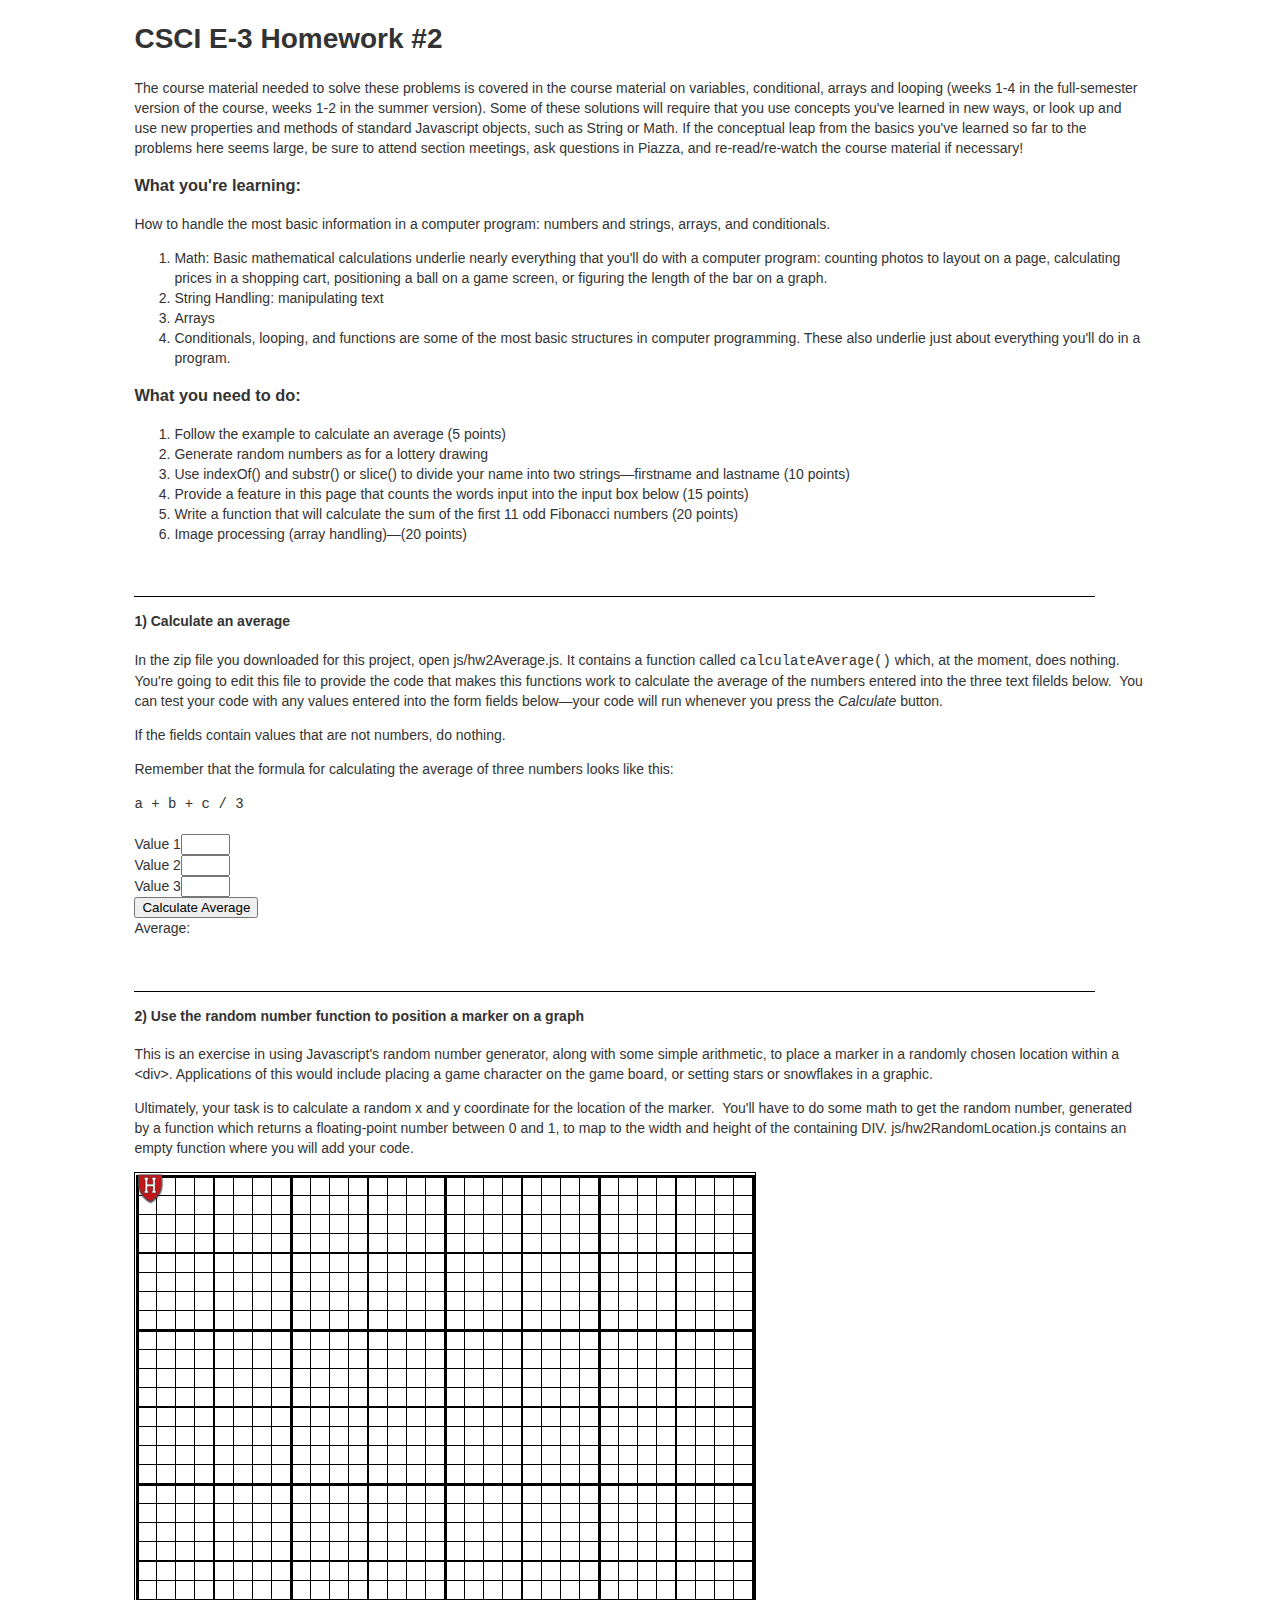
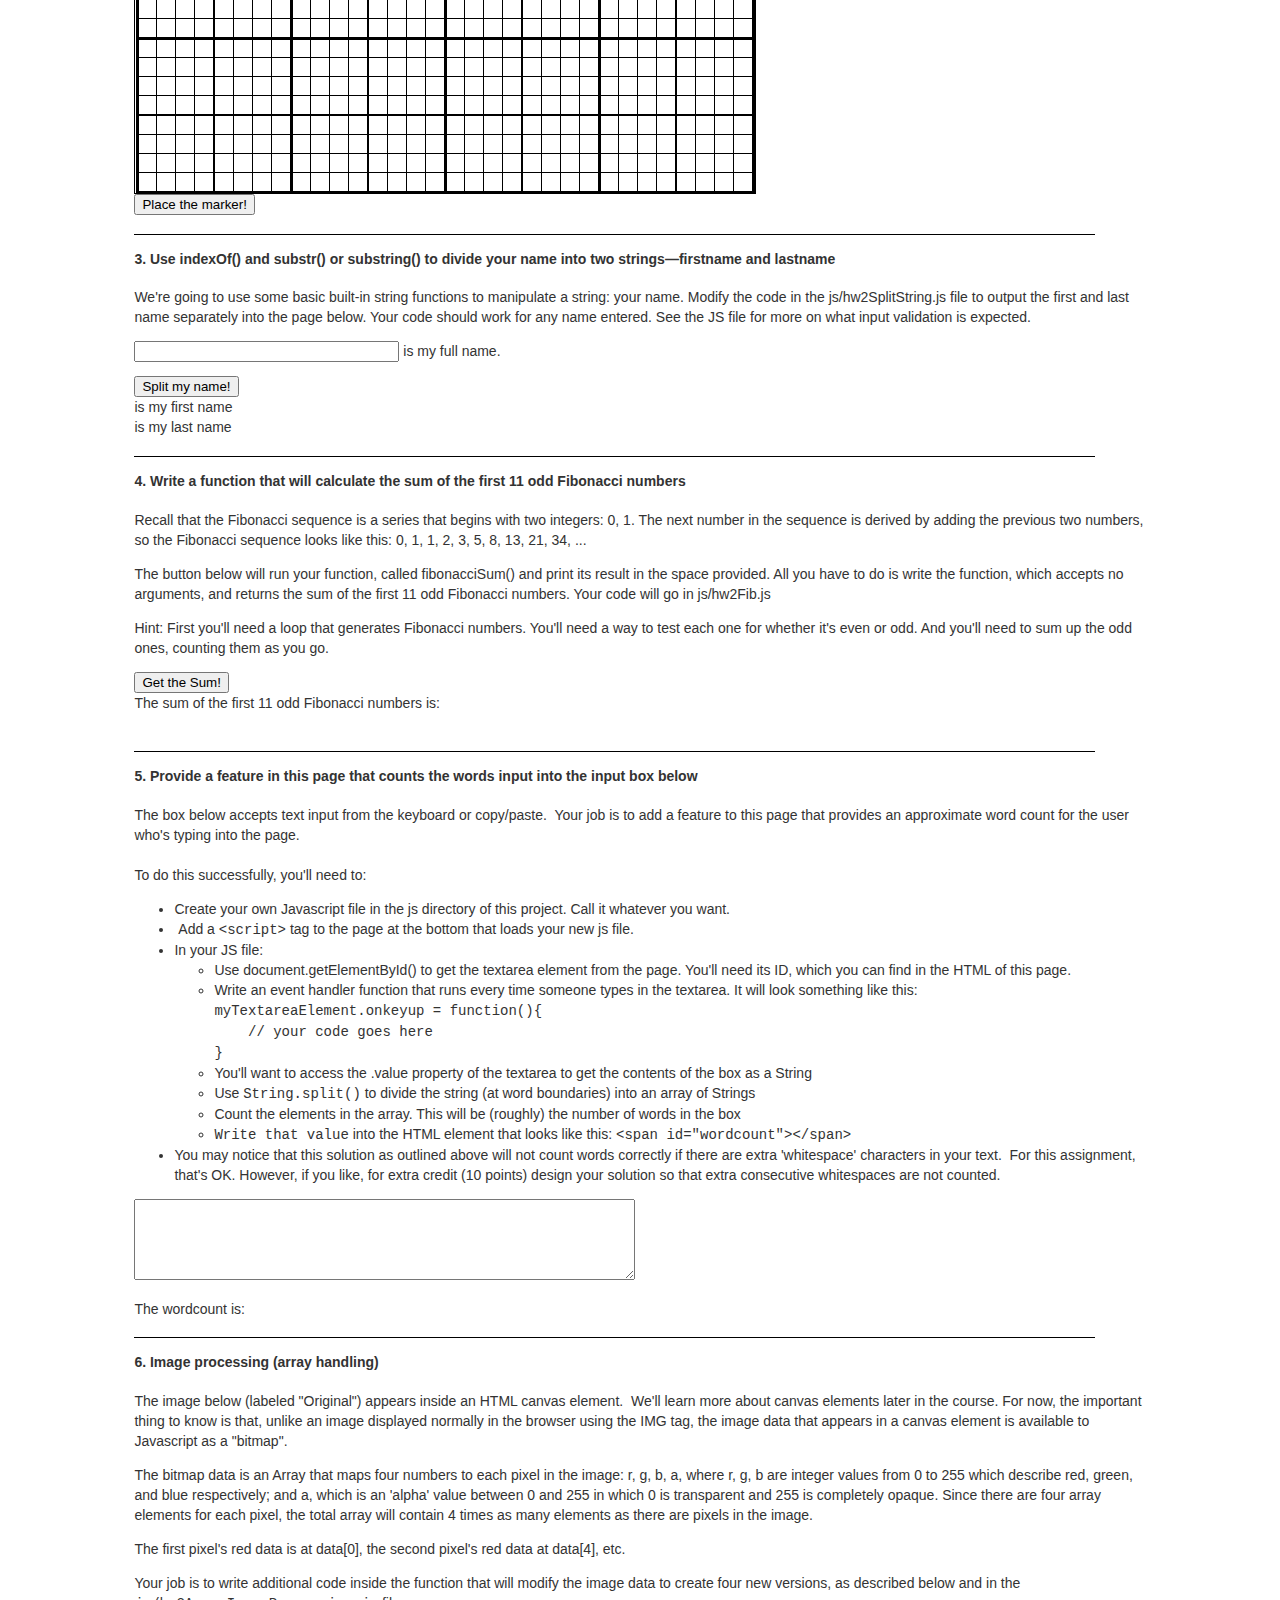
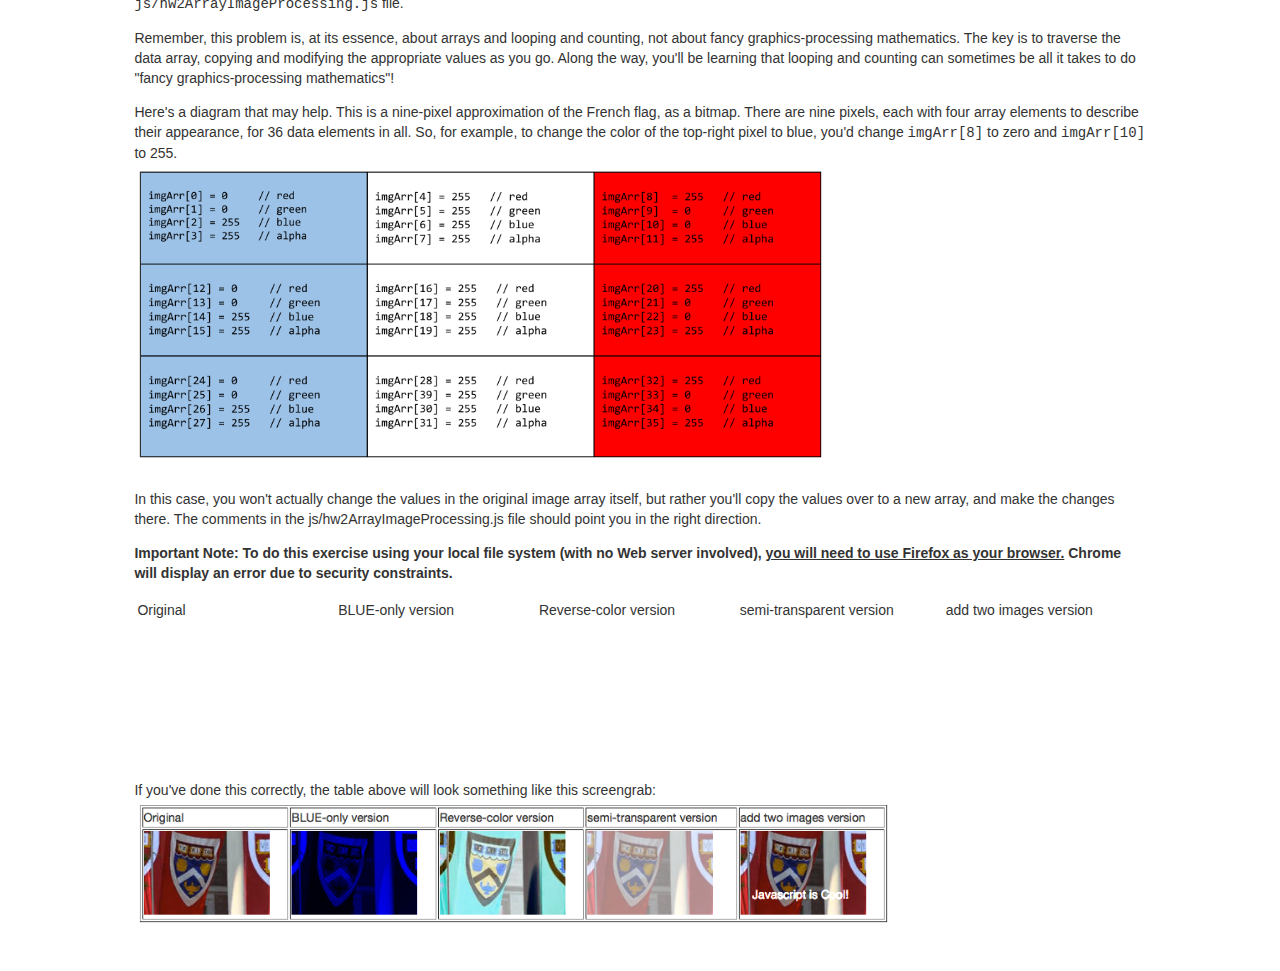
<file: Intro to Javascript Projects/Math, string handling, arrays, and conditionals/homework2.html>
<!DOCTYPE html>
<html lang="en">
  <head>
    <meta charset="UTF-8">
    <title>CSCI E-3 Homework #2</title>
    <link rel="stylesheet" href="css/cscie3.css">
  </head>
  <body class="hw">
  <div class="container">
    <h1>CSCI E-3 Homework #2</h1>
      <p class="whatlearn"> The course material
        needed to solve these problems is covered in the course material on variables, conditional,
        arrays and looping (weeks 1-4 in the full-semester version of the course, weeks 1-2 in the summer
        version). Some of these solutions
        will require that you use concepts you've learned in new ways, or look up and use new properties
        and methods of standard Javascript objects, such as String or Math. If the conceptual
        leap from the basics you've learned so far to the problems here seems large, be sure
        to attend section meetings, ask questions in Piazza, and re-read/re-watch
        the course material if necessary! </p>
      <h3 class="whatlearn">What you're learning:</h3>
      <p>How to handle the most basic information in a computer program: numbers
        and strings, arrays, and conditionals.<br>
      </p>
      <ol>
        <li>Math: Basic mathematical calculations underlie nearly everything
          that you'll do with a computer program: counting photos to layout on
          a page, calculating prices in a shopping cart, positioning a ball on a
          game screen, or figuring the length of the bar on a graph. <br>
        </li>
        <li>String Handling: manipulating text</li>
        <li>Arrays</li>
        <li>Conditionals, looping, and functions are some of the most basic
          structures in computer programming. These also underlie just about
          everything you'll do in a program.&nbsp; </li>
      </ol>
      <h3>What you need to do:</h3>
      <ol>

          <li>Follow the example to calculate an average (5 points)</li>
          <li>Generate random numbers as for a lottery drawing</li>
          <li>Use indexOf() and substr() or slice() to divide your name into two
            strings&mdash;firstname and lastname (10 points)</li>
          <li>Provide a feature in this page that counts the words input into
            the input box below (15 points)</li>
          <li>Write a function that will calculate the sum of the first 11 odd
            Fibonacci numbers (20 points)</li>
          <li>Image processing (array handling)&mdash;(20 points)</li>

      </ol>
      <br>
      <h4>1) Calculate an average</h4>
      <p>In the zip file you downloaded for this project, open js/hw2Average.js. It contains a
        function called <span style="font-family: monospace;">calculateAverage()</span>
        which, at the moment, does nothing. You're going to edit this file to provide the code that
        makes this functions work to calculate the average of the numbers entered into the three text filelds
        below.&nbsp; You can test your code with any values entered into the form fields below&mdash;your
       code will run whenever you press the <i>Calculate</i> button.</p>
      <p>If the fields contain values that are not numbers, do nothing.</p>
      <p>Remember that the formula for calculating the average of three numbers looks like this:</p>
      <span style="font-family: monospace;">a + b + c / 3<br></span>
      <br>
              <label for="val1">Value 1</label><input size="3" id="val1"><br> 
              <label for="val1">Value 2</label><input size="3" id="val2"><br>
              <label for="val1">Value 3</label><input size="3" id="val3"><br>
              <button type="button" id="calcAverage">Calculate Average</button><br>
              Average: <span id="resultSpan"></span>
      <p><br>
      </p>
      <h4>2) Use the random number function to position a marker on a graph</h4>
      <p>This is an exercise in using Javascript's random number generator,
        along with some simple arithmetic, to place a marker in a randomly
        chosen location within a &lt;div&gt;. Applications of this would include placing a game
        character on the game board, or setting stars or snowflakes in a
        graphic.</p>
      <p>Ultimately, your task is to calculate a random x and y coordinate for
        the location of the marker.&nbsp; You'll have to do some math to get the
        random number, generated by a function which returns a floating-point
        number between 0 and 1, to map to the width and height of the containing DIV.
        js/hw2RandomLocation.js contains an empty function where you will add your code.</p>
      <p> </p>
      <div id="graph" style="background-image:url('img/Pattern_Grid_40x40.png');">
        <div id="marker"><img src="img/h_JNU_2.png"></div>
      </div>
      <button id="placeMarkerButton" >Place the marker!</button>
      &nbsp;
      <h4>3. Use indexOf() and substr() or substring() to divide your name into
        two strings&mdash;firstname and lastname</h4>
      <p>We're going to use some basic built-in string functions to manipulate a
        string: your name. Modify the code in the js/hw2SplitString.js file to
        output the first and last name separately into the page below.  Your code should
        work for any name entered. See the JS file for more on what input validation
        is expected.
      </p>
      <p><input size="30" id="fullName"> is my full name. </p>
      <button id="splitName" >Split my name!</button>
      <br>
      <span class="" id="firstname"></span> is my first name<br>
      <span class="" id="lastname"></span> is my last name<br>
      <h4>4. Write a function that will calculate the sum of the first 11 odd
        Fibonacci numbers</h4>
      <p>Recall that the Fibonacci sequence is a series that begins with two
        integers: 0, 1. The next number in the sequence is derived by adding the
        previous two numbers, so the Fibonacci sequence looks like this: 0, 1,
        1, 2, 3, 5, 8, 13, 21, 34, ...&nbsp;</p>
      <p>The button below will run your function, called fibonacciSum()
        and print its result in the space provided. All you have to do is write
        the function, which accepts no arguments, and returns the sum of the
        first 11 odd Fibonacci numbers. Your code will go in
        js/hw2Fib.js&nbsp;</p>
      <p>Hint: First you'll need a loop that generates Fibonacci numbers. You'll
        need a way to test each one for whether it's even or odd. And you'll
        need to sum up the odd ones, counting them as you go.  </p>
      <button id="sumFib">Get the Sum!</button>
      <br>
      The sum of the first 11 odd Fibonacci numbers is: <span class="" id="sumFibResult"></span>
      <br>
      <br>
      <h4>5. Provide a feature in this page that counts the words input into the
        input box below</h4>
      The box below accepts text input from the keyboard or copy/paste.&nbsp;
      Your job is to add a feature to this page that provides an approximate
      word count for the user who's typing into the page.&nbsp; <br>
      <br>
      To do this successfully, you'll need to:<br>
      <ul>
        <li>Create your own Javascript file in the js directory of this project.
          Call it whatever you want. </li>
        <li>&nbsp;Add a <span style="font-family: monospace;">&lt;script&gt;</span>
          tag to the page at the bottom that loads your new js file.</li>
        <li>In your JS file:
        <ul>
          <li>Use document.getElementById() to get the textarea element from the
            page. You'll need its ID, which you can find in the HTML of this
            page.</li>
          <li>Write an event handler function that runs every time someone types
            in the textarea. It will look something like this:<br>
            <span style="font-family: monospace;">myTextareaElement.onkeyup =
              function(){<br>
              &nbsp;&nbsp;&nbsp; // your code goes here<br>
              }<br>
            </span></li>
          <li>You'll want to access the .value property of the textarea to get
            the contents of the box as a String</li>
          <li>Use <span style=" font-family: monospace;">String.split()</span>
            to divide the string (at word boundaries) into an array of Strings<span
              style=" font-family: monospace;"></span></li>
          <li>Count the elements in the array. This will be (roughly) the number
            of words in the box</li>
          <li><span style="font-family: monospace;">Write that value</span> into
            the HTML element that looks like this: <span style="font-family: monospace;">&lt;span
              id="wordcount"&gt;&lt;/span&gt;</span></li>
        </ul></li>
        <li>You may notice that
          this solution as outlined above will not count words correctly if
          there are extra 'whitespace' characters in your text.&nbsp;
          For this assignment, that's OK.
          However, if you like, for extra credit (10 points) design your solution so that
          extra consecutive whitespaces are not counted. </li>

      </ul>
      <p><textarea id="myWordsToCount" rows="5" cols="60"></textarea><br>
      </p>
      The wordcount is: <span id="wordcount"></span><br>
      <h4>6. Image processing (array handling) </h4>
      <p>The image below (labeled "Original") appears inside an HTML canvas element.&nbsp; We'll
        learn more about canvas elements later in the course. For now, the
        important thing to know is that, unlike an image displayed normally in
        the browser using the IMG tag, the image data that appears in a canvas
        element is available to Javascript as a "bitmap". </p>
      <p>The bitmap data is an Array that maps four numbers to each pixel in the
        image: r, g, b, a, where r, g, b are integer values from 0 to 255 which
        describe red, green, and blue respectively; and a, which is an 'alpha'
        value between 0 and 255 in which 0 is transparent and 255 is completely
        opaque. Since there are four array elements for each pixel, the total
        array will contain 4 times as many elements as there are pixels in the image. </p>
      <p>The first pixel's red data is at data[0], the second pixel's red data
        at data[4], etc. </p>
      <p>Your job is to write additional code inside the function that will
        modify the image data to create four new versions, as described below
        and in the <span style="font-family: monospace;">js/hw2ArrayImageProcessing.js</span>
        file.&nbsp; </p>
      <p>Remember, this problem is, at its essence, about arrays and looping and counting, not about fancy graphics-processing mathematics.  The key is to
      traverse the data array, copying and modifying the appropriate values as you go.  Along the way, you'll be learning that looping
      and counting can sometimes be all it takes to do "fancy graphics-processing mathematics"! </p>
      <p>Here's a diagram that may help.  This is a nine-pixel approximation of the French flag, as a bitmap.
      There are nine pixels, each with four array elements to describe their appearance, for 36 data elements in all.
      So, for example, to change the color of the top-right pixel to blue, you'd change
      <span style="font-family: monospace;">imgArr[8]</span> to zero and <span style="font-family: monospace;">imgArr[10]</span> to 255.
<br><img src="img/french-flag-bitmap.png" alt="illustration of bitmap structure" style="width: 700px"></p>
      <p>In this case, you won't actually change the values in the original image array itself, but rather you'll copy
      the values over to a new array, and make the changes there.  The comments in the js/hw2ArrayImageProcessing.js file should point you in
      the right direction. </p>


      <p><strong>Important Note: To do this exercise using your local file
          system (with no Web server involved), <u>you will need to use Firefox as
          your browser.</u> Chrome will display an error due to security
          constraints.</strong> </p>
      <table style="width: 100%; border:1px">
        <tbody>
          <tr>
            <td>Original</td>
            <td>BLUE-only version</td>
            <td>Reverse-color version</td>
            <td>semi-transparent version</td>
            <td>add two images version</td>
          </tr>
          <tr>
            <td><canvas id="originalCanvas"></canvas><br>
            </td>
            <td><canvas id="blueCanvas"></canvas><br>
            </td>
            <td><canvas id="reverseCanvas"></canvas><br>
            </td>
            <td><canvas id="transparentCanvas"></canvas><br>
            </td>
            <td><canvas id="compositeCanvas"></canvas><canvas id="compositeNewImageCanvas"
                style="display:none;"></canvas><br>
            </td>
          </tr>
        </tbody>
      </table>
      <p><br>
      </p>
      <p>If you've done this correctly, the table above will look something like this screengrab:
      <img id="imgProc" src="img/homework2_ImageProcessingOutput.png" alt="example output of successful program" style="width:75%" /> </p>
      <p><br>
      </p>
    </div>
    <script type="text/javascript" src="js/hw2Average.js"></script>
    <script type="text/javascript" src="js/hw2RandomLocation.js"></script>
    <script type="text/javascript" src="js/hw2SplitString.js"></script>
    <script type="text/javascript" src="js/hw2Fib.js"></script>
    <script type="text/javascript" src="js/hw2Problem5.js"></script></script>
    <script type="text/javascript" src="js/hw2ArrayImageProcessing.js"></script>
    <script type="text/javascript" src="js/hw2ArrayImageProcessingSetup.js"></script>
  </body>
</html>
</file>
<file: Calculator/css.css>
* {
    box-sizing: border-box;
    margin: 0;
    padding: 0;
    user-select: none;
}

body {
    font-family: "Helvetica Neue", sans-serif;
    margin: 25px;
    
}

.calculator {
    background: black;
    border-radius: 50px;
    color: white;
    height: 1218px;
    padding: 20px;
    width: 563px;
    position: relative;
}

.top-container {
    display: flex;
    height:  250px;
    justify-content: space-between;
    padding: 0 20px;
}

.value {
  font-size: 130px;
  font-weight: 300;
  height: 158px;
  margin-bottom: 20px;
  margin-right: 20px;
  text-align: right;
}

.buttons-container {
  display: grid;
  grid-template-rows: repeat(5, 1fr);
  grid-template-columns: repeat(4, 1fr);
  grid-gap: 20px;
}

.button {
  align-items: center;
  background: #333;
  border-radius: 50%;
  cursor: pointer;
  display: flex;
  font-size: 45px;
  height: 110px;
  justify-content: center;
  transition: filter 0.3s;
  width: 110px;
}

.button.function {
  background: #a5a5a5;
  color: black;
}

.button.operator {
  background: #f1a33c;
}

.button.number-0 {
  border-radius: 55px;
  grid-column: 1 / span 2;
  justify-content: flex-start;
  padding-left: 43px;
  width: 250px;
}

.button:active,
.button:focus {
  filter: brightness(120%);
}

.bottom {
  background: white;
  border-radius: 4px;
  bottom: 10px;
  height: 5px;
  left: 50%;
  position: absolute;
  transform: translateX(-50%);
  width: 200px;
}
</file>
<file: Connect four/style.css>
* {
    margin: 0;
    padding: 0;
    box-sizing: border-box;
  }
  
  body {
    align-items: center;
    background: white;
    display: flex;
    flex-direction: column;
    font-family: sans-serif;
    padding: 25px;
    width: 100%;
  }
  
  h1 {
    text-transform: uppercase;
  }
  
  .game-board {
    display: grid;
    grid-template-columns: repeat(7, 1fr);
    grid-template-rows: repeat(7, 1fr);
    height: 700px;
    margin: 10px 0 25px;
    width: 700px;
  }
  
  .cell {
    align-items: center;
    background: #4370F1;
    display: flex;
    height: 100px;
    justify-content: center;
    width: 100px;
  }
  
  .cell::after {
    background: white;
    border-radius: 50%;
    border: 3px solid black;
    content: '';
    cursor: pointer;
    height: 75px;
    width: 75px;
  }
  
  .cell:not(.row-top).red::after {
    background: red;
  }
  .cell:not(.row-top).yellow::after {
    background: yellow;
  }
  
  .cell:not(.row-top).red.win {
    background: red;
  }
  
  .cell:not(.row-top).yellow.win {
    background: yellow;
  }
  
  .cell.row-top {
    background: white;
  }
  
  .cell.row-top::after {
    border: none;
  }
  
  .cell.row-top.red::after {
    background: red;
    border: 3px solid black;
  }
  
  .cell.row-top.yellow::after {
    background: yellow;
    border: 3px solid black;
  }
  
  .footer {
    align-items: center;
    display: flex;
    justify-content: space-between;
    width: 700px;
  }
  
  .reset {
    background-color: #4370F1;
    border-radius: 5px;
    border: none;
    color: white;
    cursor: pointer;
    display: block;
    font-size: 16px;
    font-weight: bold;
    padding: 15px 30px;
    text-transform: uppercase;
  }
  
  .reset:hover {
    background-color: #1D50F1;
  }
  
  .reset:active {
    background-color: #4d7ef1;
  
  }
  
  .status {
    display: block;
    font-size: 20px;
  }
  
  /* Util CSS */
  .left-border {
    border-left: 3px solid black;
  }
  
  .top-border {
    border-top: 3px solid black;
  }
  
  .right-border {
    border-right: 3px solid black;
  }
  
  .bottom-border {
    border-bottom: 3px solid black;
  }
  
  .left-border.top-border {
    border-radius: 10px 0 0 0;
  }
  
  .right-border.top-border {
    border-radius: 0 10px 0 0;
  }
  
  .right-border.bottom-border {
    border-radius: 0 0 10px 0;
  }
  
  .left-border.bottom-border {
    border-radius: 0 0 0 10px;
  }
</file>
<file: CARD FLIP/css/final.css>
* {
    padding:0;
    margin: 0;
    box-sizing: border-box;
}

body {
    height: 100vh;
    display: flex;
    background-color:black;
}

img {
    width:100px;
}

.game {
    width: 740px;
    height: 740px;
    margin: auto;
    display: flex;
    flex-wrap: wrap;
    perspective: 1000px;;
}

.card {
    width: calc(25% - 10px);
    height: calc(33.33% - 10px);
    position: relative;
    margin: 5px;
    transform: scale(1);
    transform-style: preserve-3d;
    transition: transform .8s;
}

.card:active {
    transform: scale(.90);
    transition: transform.2s;
}
.card.flip {
    transform: rotateY(180deg);
}

.front, 
.back {
    width: 100%;
    height: 100%;
    padding: 20px;
    position: absolute;
    border-radius: 5px;
    background: gray;
    backface-visibility: hidden;
}

.front {
    transform: rotateY(180deg);
}

.score, .count {
    padding: 20px;
    background: transparent;
    text-shadow: 1px 1px 1px #202020;
    font-family: "Lato", sans-serif;
    font-size: 32pt;
    color: lightblue;
}

.text {
    padding: 20px;
    background: transparent;
    text-shadow: 1px 1px 1px #202020;
    font-family: "Lato", sans-serif;
    font-size: 24pt;
    color: lightblue;
    text-align: center;
}
</file>
<file: Intro to Javascript Projects/Address Book/css/cscie3.css>
body {
	font-family: "Helvetica Neue",Helvetica,Arial,sans-serif;
	font-size: 14px;
	line-height: 1.428571429;
	color: #333;
}
.button {
	border: 1px solid #888888;
	color: #ffffff;
	font-family: Arial;
	font-size: 15px;
	font-weight: bold;
	font-style: normal;
	height: 30px;
	width: 82px;
	line-height: 14px;
	padding: .5em;
	text-align: center;
	background-color: #614C26;
}

.button:hover{
    border: 2px solid #000;
}
label{
	display: inline-block;
	width: 5em;
}

.info div {
	display: inline-block;
	width: 10em;
}

.infoHead {
	font-weight: bold;
	border-bottom: 1px solid gray;
	width: 30em;
}
</file>
<file: Intro to Javascript Projects/Browser Events and Form Handling/css/cscie3.css>
body {
	font-family: "Helvetica Neue",Helvetica,Arial,sans-serif;
	font-size: 14px;
	line-height: 1.428571429;
	color: #333;
}
.container {
	width: 80%;
	margin: auto;
}

h4 {
	border-top: 1px solid black;
	padding-top: 1em;
	width: 95%;
}

.hint {
	display:none;
	color:red;
}

.button {
    text-indent:0;
    border:1px solid #eda933;
    display:inline-block;
    color:#ffffff;
    font-family:Arial;
    font-size:15px;
    font-weight:bold;
    font-style:normal;
    height:65px;
    line-height:65px;
    padding: .5 em;
    text-decoration:none;
    text-align:center;
    text-shadow:1px 1px 0px #cd8a15;
    background-color:#f6b33d;
}

#eaglesSong, #metallicaSong, #offspringSong {
    display: none;
    float: right;
}
</file>
<file: Intro to Javascript Projects/DOM, Browser Events, and FORM handling/css/cscie3.css>
body {
	font-family: "Helvetica Neue",Helvetica,Arial,sans-serif;
	font-size: 14px;
	line-height: 1.428571429;
	color: #333;
}
.container {
	width: 80%;
	margin: auto;
}

h4 {
	border-top: 1px solid black;
	padding-top: 1em;
	width: 95%;
}

#transcriptText{
	padding:1em;
	border:1px solid #ccc;
	color: rgb(65, 65, 65); 
	font-family: Georgia, 'Times New Roman', Times, serif; 
	font-size: 16px; 
	line-height: 28px;
}

.button:hover {
	cursor: pointer;
	background-color: #ccc;
}
</file>
<file: Intro to Javascript Projects/jQuery and multimedia players/css/transcript.css>
/*  transcript.css */

.hilite {
    background-color:yellow;
}

.words:hover {
    background-color:lightgray;
}

#transcript {
    width:610px;
    border: 1px solid gray;
    padding: 1em;
}

#starttime, #endtime{
    width:6em;
}


body {
	font-family: "Helvetica Neue",Helvetica,Arial,sans-serif;
	font-size: 14px;
	line-height: 1.428571429;
	color: #333;
}
.container {
	width: 80%;
	margin: auto;
}

h4 {
	border-top: 1px solid black;
	padding-top: 1em;
	width: 95%;
}

.hint {
	display:none;
	color:red;
}

.button {
    text-indent:0;
    border:1px solid #eda933;
    display:inline-block;
    color:#ffffff;
    font-family:Arial;
    font-size:15px;
    font-weight:bold;
    font-style:normal;
    height:65px;
    line-height:65px;
    padding: .5 em;
    text-decoration:none;
    text-align:center;
    text-shadow:1px 1px 0px #cd8a15;
    background-color:#f6b33d;
}
</file>
<file: Intro to Javascript Projects/Math, string handling, arrays, and conditionals/css/cscie3.css>
#studentname{
	border:1px solid darkgray;
	padding:.7em;
	background-color: gray;
	width:20%;
}

.namedata{
	color: maroon;
	font-weight:bold;
}

.degoutput{
	width:4em;
	border: 1px solid gray;
	padding: 1px;
}

#graph{
	width:620px;
	height:620px;
	border:1px solid black;
}
#marker{
	position:relative;
}
body {
	font-family: "Helvetica Neue",Helvetica,Arial,sans-serif;
	font-size: 14px;
	line-height: 1.428571429;
	color: #333;
}
.container {
	width: 80%;
	margin: auto;
}

h4 {
	border-top: 1px solid black;
	padding-top: 1em;
	width: 95%;
}
</file>
